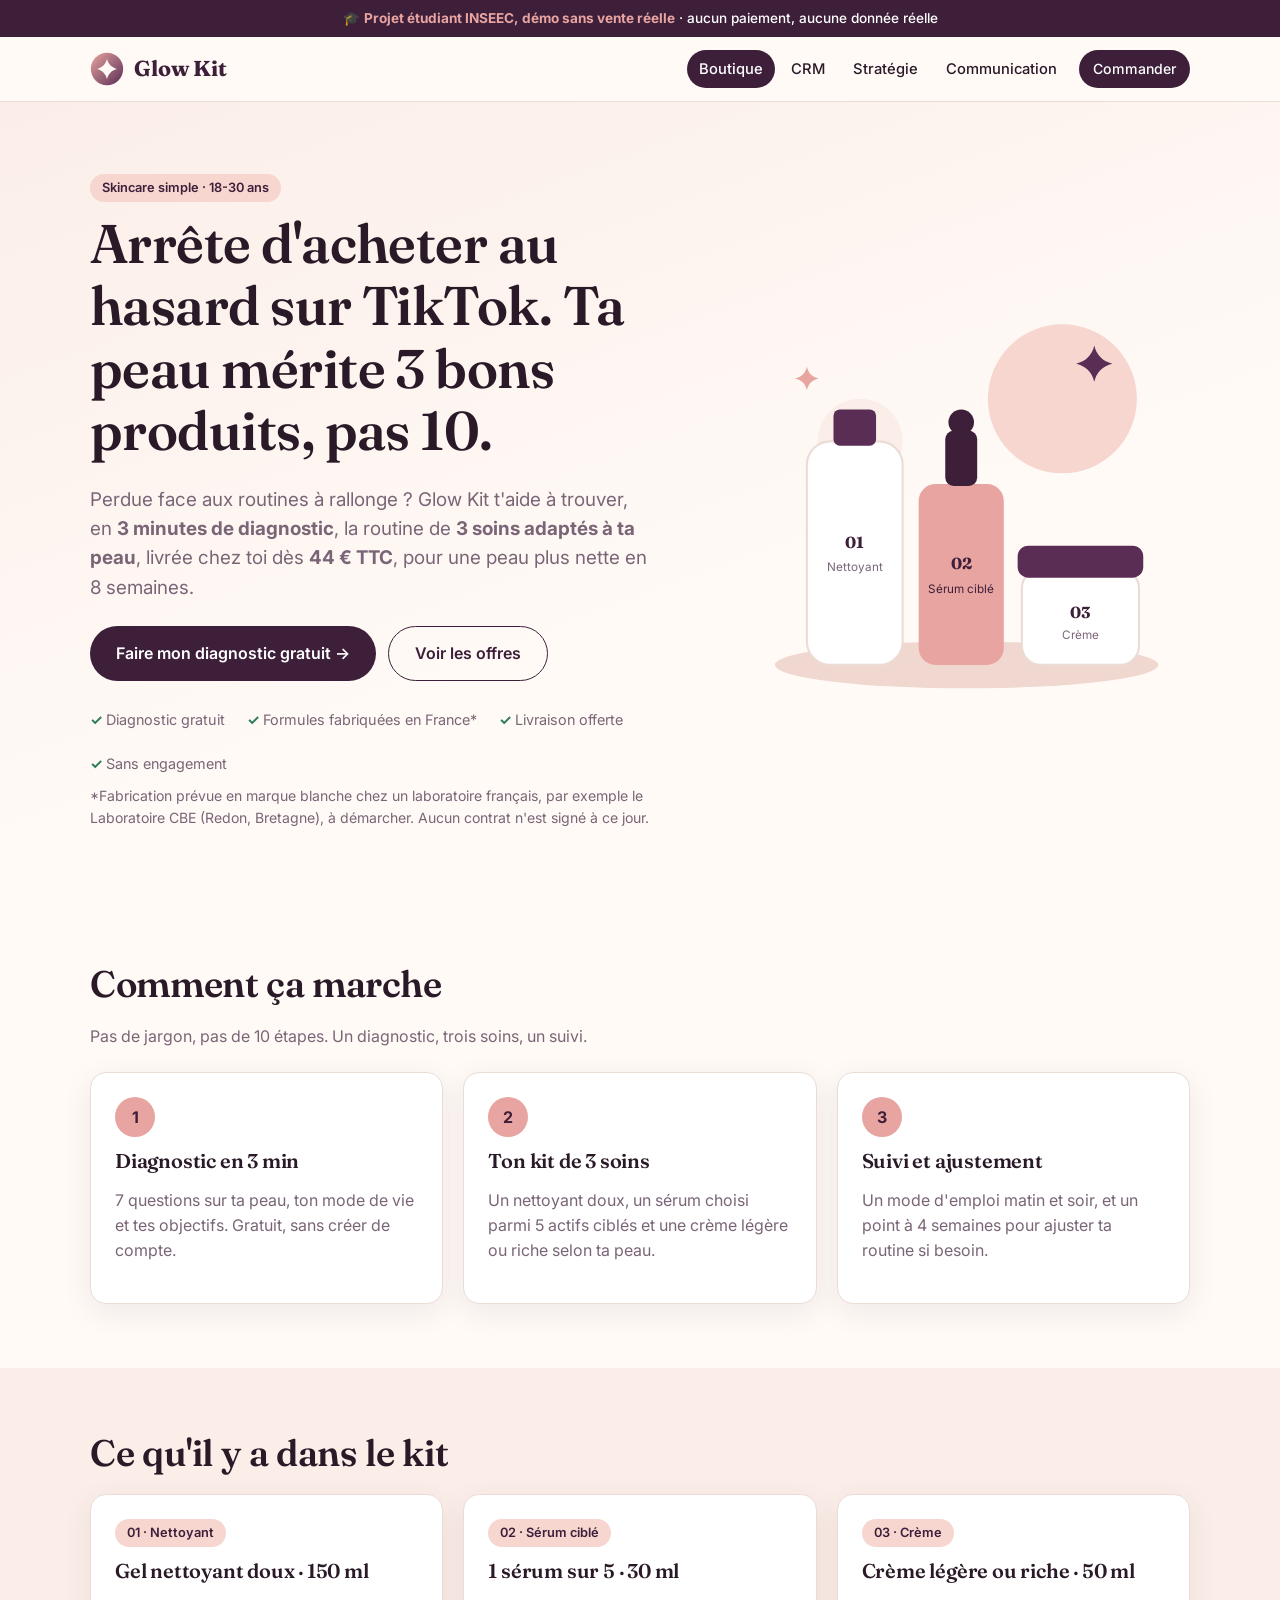
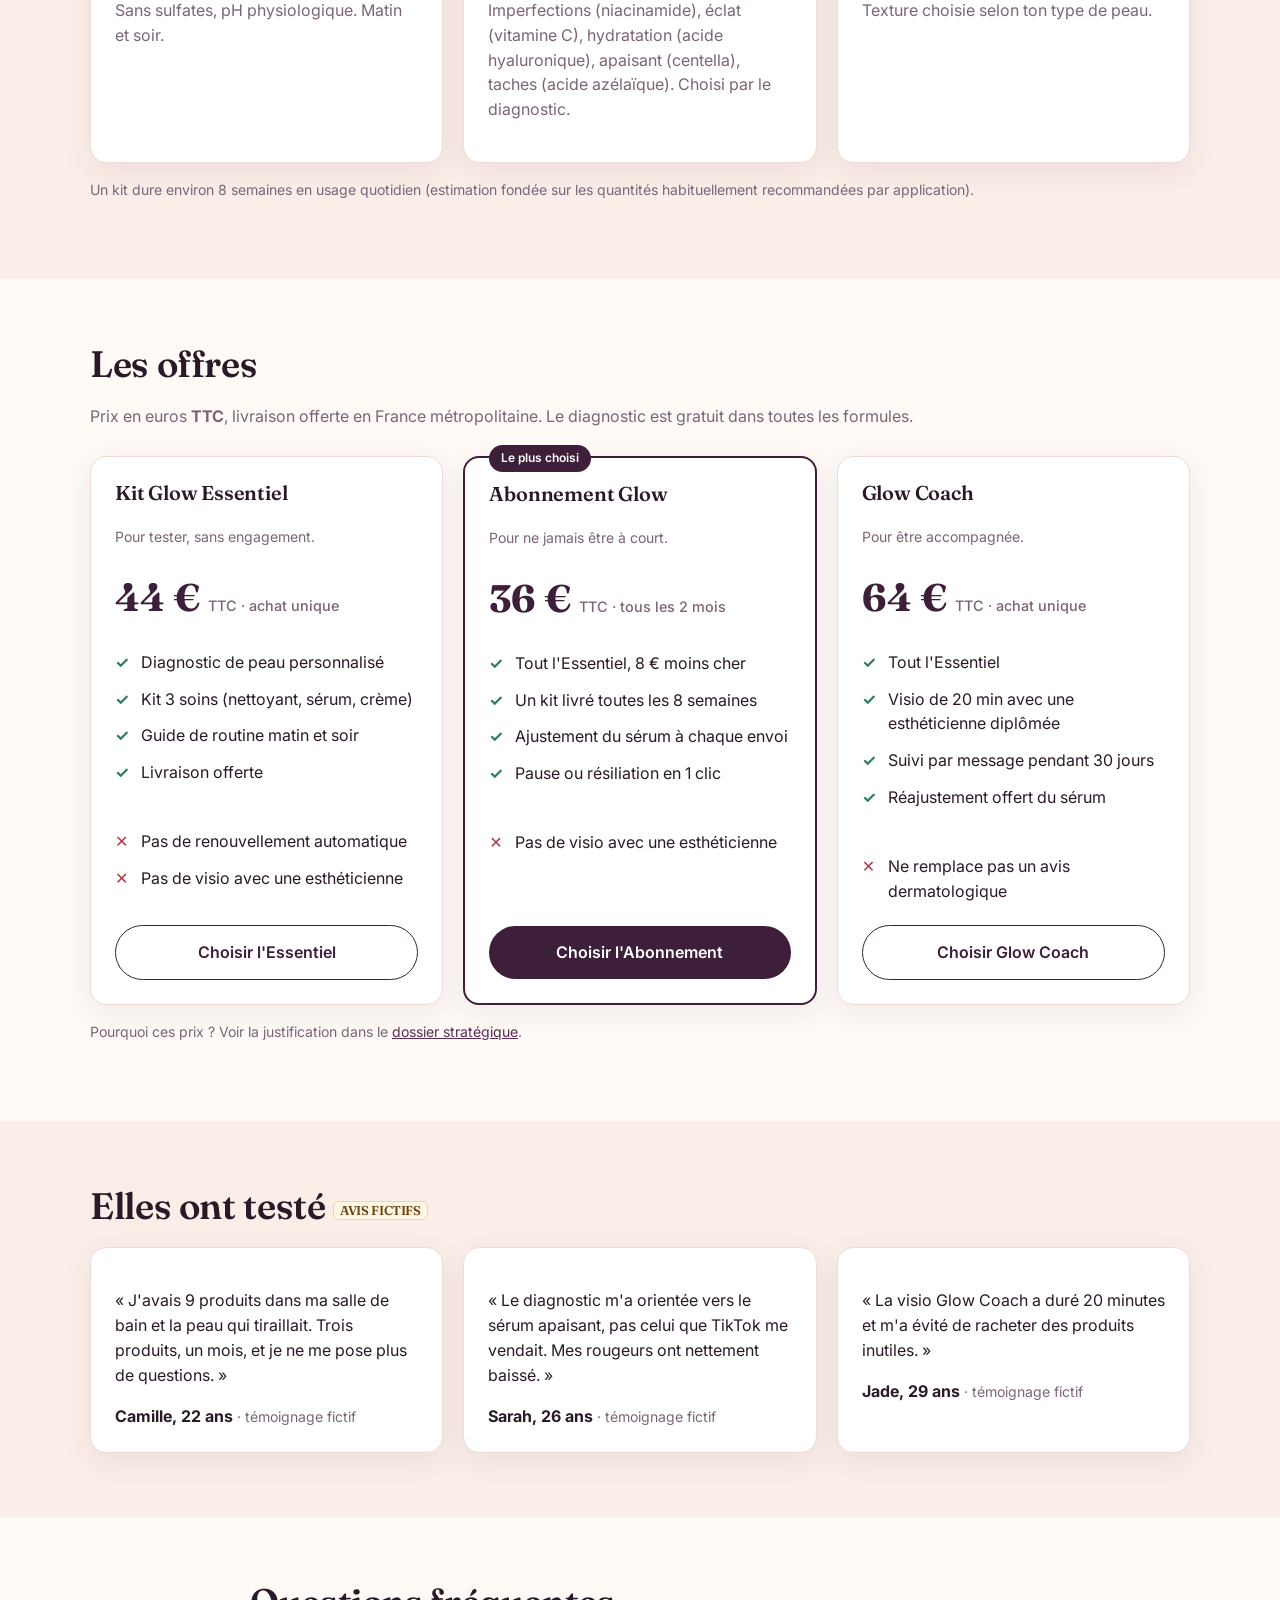
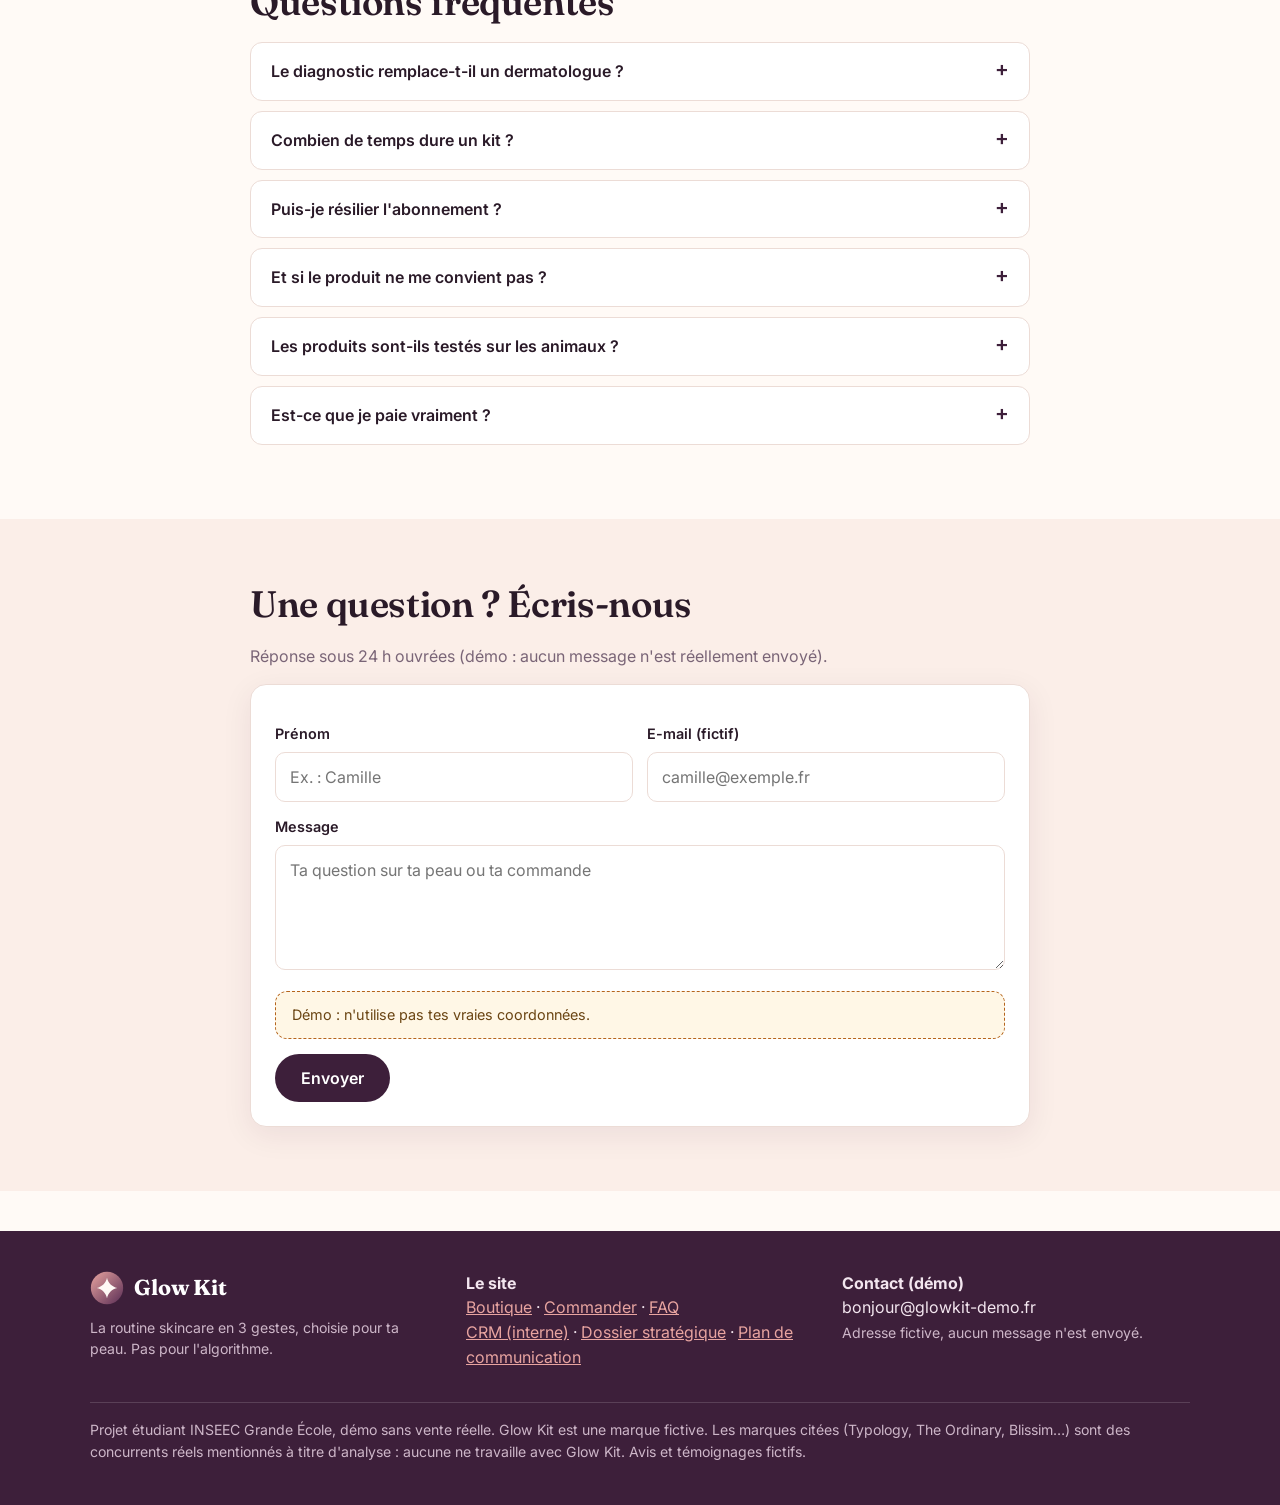
<file: index.html>
<!doctype html>
<html lang="fr">
<head>
<meta charset="utf-8">
<meta name="viewport" content="width=device-width,initial-scale=1">
<title>Glow Kit · Ta routine skincare en 3 gestes</title>
<meta name="description" content="Glow Kit : un diagnostic de peau de 3 minutes et un kit de 3 soins adaptés, livré chez toi. Projet étudiant INSEEC, démo sans vente réelle.">
<link rel="icon" href="data:image/svg+xml,%3Csvg xmlns='http://www.w3.org/2000/svg' viewBox='0 0 40 40'%3E%3Ccircle cx='20' cy='20' r='19' fill='%235a2d55'/%3E%3Cpath d='M20 8c1.4 6.2 5.8 10.6 12 12-6.2 1.4-10.6 5.8-12 12-1.4-6.2-5.8-10.6-12-12 6.2-1.4 10.6-5.8 12-12z' fill='%23fffaf6'/%3E%3C/svg%3E">
<link rel="preconnect" href="https://fonts.googleapis.com"><link rel="preconnect" href="https://fonts.gstatic.com" crossorigin>
<link href="https://fonts.googleapis.com/css2?family=Fraunces:wght@500;600;700&family=Inter:wght@400;500;600;700&display=swap" rel="stylesheet">
<link rel="stylesheet" href="assets/style.css">
</head>
<body data-page="vente">

<section class="hero">
  <div class="wrap">
    <div>
      <span class="tag">Skincare simple · 18-30 ans</span>
      <h1>Arrête d'acheter au hasard sur TikTok. Ta peau mérite 3 bons produits, pas 10.</h1>
      <p class="lead">Perdue face aux routines à rallonge ? Glow Kit t'aide à trouver, en <b>3 minutes de diagnostic</b>, la routine de <b>3 soins adaptés à ta peau</b>, livrée chez toi dès <b>44 € TTC</b>, pour une peau plus nette en 8 semaines.</p>
      <div class="cta">
        <a href="commande.html" class="btn">Faire mon diagnostic gratuit →</a>
        <a href="#offres" class="btn ghost">Voir les offres</a>
      </div>
      <div class="trust"><span>Diagnostic gratuit</span><span>Formules fabriquées en France*</span><span>Livraison offerte</span><span>Sans engagement</span></div>
      <p class="small muted" style="margin-top:10px">*Fabrication prévue en marque blanche chez un laboratoire français, par exemple le Laboratoire CBE (Redon, Bretagne), à démarcher. Aucun contrat n'est signé à ce jour.</p>
    </div>
    <div class="hero-visual">
      <svg viewBox="0 0 420 380" role="img" aria-label="Les trois produits du Glow Kit">
        <ellipse cx="210" cy="340" rx="180" ry="22" fill="#f0d7cf"/>
        <circle cx="300" cy="90" r="70" fill="#f6d6cf"/>
        <circle cx="110" cy="130" r="40" fill="#fbeee8"/>
        <!-- nettoyant -->
        <rect x="60" y="130" width="90" height="210" rx="22" fill="#fff" stroke="#ecdcd6" stroke-width="2"/>
        <rect x="85" y="100" width="40" height="34" rx="6" fill="#5a2d55"/>
        <text x="105" y="230" text-anchor="middle" font-family="Fraunces,serif" font-size="15" font-weight="700" fill="#3d1f3a">01</text>
        <text x="105" y="252" text-anchor="middle" font-family="Inter,sans-serif" font-size="11" fill="#7a6577">Nettoyant</text>
        <!-- sérum -->
        <rect x="165" y="170" width="80" height="170" rx="16" fill="#e8a4a0"/>
        <rect x="190" y="120" width="30" height="52" rx="8" fill="#3d1f3a"/>
        <circle cx="205" cy="112" r="12" fill="#3d1f3a"/>
        <text x="205" y="250" text-anchor="middle" font-family="Fraunces,serif" font-size="15" font-weight="700" fill="#3d1f3a">02</text>
        <text x="205" y="272" text-anchor="middle" font-family="Inter,sans-serif" font-size="11" fill="#3d1f3a">Sérum ciblé</text>
        <!-- crème -->
        <rect x="262" y="250" width="110" height="90" rx="18" fill="#fff" stroke="#ecdcd6" stroke-width="2"/>
        <rect x="258" y="228" width="118" height="30" rx="10" fill="#5a2d55"/>
        <text x="317" y="296" text-anchor="middle" font-family="Fraunces,serif" font-size="15" font-weight="700" fill="#3d1f3a">03</text>
        <text x="317" y="316" text-anchor="middle" font-family="Inter,sans-serif" font-size="11" fill="#7a6577">Crème</text>
        <path d="M330 40c2 9 8 15 17 17-9 2-15 8-17 17-2-9-8-15-17-17 9-2 15-8 17-17z" fill="#5a2d55"/>
        <path d="M60 60c1.3 6 5 9.7 11 11-6 1.3-9.7 5-11 11-1.3-6-5-9.7-11-11 6-1.3 9.7-5 11-11z" fill="#e8a4a0"/>
      </svg>
    </div>
  </div>
</section>

<section>
  <div class="wrap">
    <h2>Comment ça marche</h2>
    <p class="muted" style="max-width:640px">Pas de jargon, pas de 10 étapes. Un diagnostic, trois soins, un suivi.</p>
    <div class="grid g3" style="margin-top:24px">
      <div class="card"><div class="step-n">1</div><h3>Diagnostic en 3 min</h3><p class="muted">7 questions sur ta peau, ton mode de vie et tes objectifs. Gratuit, sans créer de compte.</p></div>
      <div class="card"><div class="step-n">2</div><h3>Ton kit de 3 soins</h3><p class="muted">Un nettoyant doux, un sérum choisi parmi 5 actifs ciblés et une crème légère ou riche selon ta peau.</p></div>
      <div class="card"><div class="step-n">3</div><h3>Suivi et ajustement</h3><p class="muted">Un mode d'emploi matin et soir, et un point à 4 semaines pour ajuster ta routine si besoin.</p></div>
    </div>
  </div>
</section>

<section style="background:var(--peach)">
  <div class="wrap">
    <h2>Ce qu'il y a dans le kit</h2>
    <div class="grid g3" style="margin-top:20px">
      <div class="card"><span class="tag">01 · Nettoyant</span><h3 style="margin-top:12px">Gel nettoyant doux · 150 ml</h3><p class="muted">Sans sulfates, pH physiologique. Matin et soir.</p></div>
      <div class="card"><span class="tag">02 · Sérum ciblé</span><h3 style="margin-top:12px">1 sérum sur 5 · 30 ml</h3><p class="muted">Imperfections (niacinamide), éclat (vitamine C), hydratation (acide hyaluronique), apaisant (centella), taches (acide azélaïque). Choisi par le diagnostic.</p></div>
      <div class="card"><span class="tag">03 · Crème</span><h3 style="margin-top:12px">Crème légère ou riche · 50 ml</h3><p class="muted">Texture choisie selon ton type de peau.</p></div>
    </div>
    <p class="small muted" style="margin-top:16px">Un kit dure environ 8 semaines en usage quotidien (estimation fondée sur les quantités habituellement recommandées par application).</p>
  </div>
</section>

<section id="offres">
  <div class="wrap">
    <h2>Les offres</h2>
    <p class="muted">Prix en euros <b>TTC</b>, livraison offerte en France métropolitaine. Le diagnostic est gratuit dans toutes les formules.</p>
    <div class="grid g3" style="margin-top:28px">
      <div class="card price-card">
        <h3>Kit Glow Essentiel</h3>
        <p class="muted small">Pour tester, sans engagement.</p>
        <p class="price">44 € <small>TTC · achat unique</small></p>
        <ul class="list"><li>Diagnostic de peau personnalisé</li><li>Kit 3 soins (nettoyant, sérum, crème)</li><li>Guide de routine matin et soir</li><li>Livraison offerte</li></ul>
        <ul class="list no"><li>Pas de renouvellement automatique</li><li>Pas de visio avec une esthéticienne</li></ul>
        <a href="commande.html?offre=essentiel" class="btn ghost">Choisir l'Essentiel</a>
      </div>
      <div class="card price-card featured">
        <h3>Abonnement Glow</h3>
        <p class="muted small">Pour ne jamais être à court.</p>
        <p class="price">36 € <small>TTC · tous les 2 mois</small></p>
        <ul class="list"><li>Tout l'Essentiel, 8 € moins cher</li><li>Un kit livré toutes les 8 semaines</li><li>Ajustement du sérum à chaque envoi</li><li>Pause ou résiliation en 1 clic</li></ul>
        <ul class="list no"><li>Pas de visio avec une esthéticienne</li></ul>
        <a href="commande.html?offre=abonnement" class="btn">Choisir l'Abonnement</a>
      </div>
      <div class="card price-card">
        <h3>Glow Coach</h3>
        <p class="muted small">Pour être accompagnée.</p>
        <p class="price">64 € <small>TTC · achat unique</small></p>
        <ul class="list"><li>Tout l'Essentiel</li><li>Visio de 20 min avec une esthéticienne diplômée</li><li>Suivi par message pendant 30 jours</li><li>Réajustement offert du sérum</li></ul>
        <ul class="list no"><li>Ne remplace pas un avis dermatologique</li></ul>
        <a href="commande.html?offre=coach" class="btn ghost">Choisir Glow Coach</a>
      </div>
    </div>
    <p class="small muted" style="margin-top:16px">Pourquoi ces prix ? Voir la justification dans le <a href="strategie.html#prix">dossier stratégique</a>.</p>
  </div>
</section>

<section style="background:var(--peach)">
  <div class="wrap">
    <h2>Elles ont testé <span class="est" style="font-size:.8rem">AVIS FICTIFS</span></h2>
    <div class="grid g3" style="margin-top:20px">
      <div class="card"><p>« J'avais 9 produits dans ma salle de bain et la peau qui tiraillait. Trois produits, un mois, et je ne me pose plus de questions. »</p><b>Camille, 22 ans</b> <span class="small muted">· témoignage fictif</span></div>
      <div class="card"><p>« Le diagnostic m'a orientée vers le sérum apaisant, pas celui que TikTok me vendait. Mes rougeurs ont nettement baissé. »</p><b>Sarah, 26 ans</b> <span class="small muted">· témoignage fictif</span></div>
      <div class="card"><p>« La visio Glow Coach a duré 20 minutes et m'a évité de racheter des produits inutiles. »</p><b>Jade, 29 ans</b> <span class="small muted">· témoignage fictif</span></div>
    </div>
  </div>
</section>

<section id="faq">
  <div class="wrap" style="max-width:820px">
    <h2>Questions fréquentes</h2>
    <details><summary>Le diagnostic remplace-t-il un dermatologue ?</summary><p>Non. Glow Kit s'adresse aux peaux sans pathologie. En cas d'acné sévère, d'eczéma ou de rosacée, le diagnostic te recommande de consulter un dermatologue.</p></details>
    <details><summary>Combien de temps dure un kit ?</summary><p>Environ 8 semaines en usage matin et soir. C'est pour cela que l'abonnement est livré toutes les 8 semaines.</p></details>
    <details><summary>Puis-je résilier l'abonnement ?</summary><p>Oui, à tout moment et sans frais, depuis ton espace ou par mail. Tu peux aussi mettre ton abonnement en pause.</p></details>
    <details><summary>Et si le produit ne me convient pas ?</summary><p>Nous remplaçons gratuitement le sérum une fois si ta peau ne le tolère pas dans les 30 jours.</p></details>
    <details><summary>Les produits sont-ils testés sur les animaux ?</summary><p>Non. L'expérimentation animale est interdite pour les cosmétiques vendus dans l'Union européenne.</p></details>
    <details><summary>Est-ce que je paie vraiment ?</summary><p>Non : ce site est un projet étudiant INSEEC. Le paiement est simulé et aucune carte n'est débitée. N'entre aucune donnée réelle.</p></details>
  </div>
</section>

<section style="background:var(--peach)" id="contact">
  <div class="wrap" style="max-width:820px">
    <h2>Une question ? Écris-nous</h2>
    <p class="muted">Réponse sous 24 h ouvrées (démo : aucun message n'est réellement envoyé).</p>
    <form id="contactForm" class="card">
      <div class="row"><div><label for="cName">Prénom</label><input id="cName" required placeholder="Ex. : Camille"></div>
      <div><label for="cMail">E-mail (fictif)</label><input id="cMail" type="email" required placeholder="camille@exemple.fr"></div></div>
      <label for="cMsg">Message</label><textarea id="cMsg" rows="4" required placeholder="Ta question sur ta peau ou ta commande"></textarea>
      <p class="notice" style="margin-top:14px">Démo : n'utilise pas tes vraies coordonnées.</p>
      <button class="btn" type="submit">Envoyer</button>
      <p id="contactOk" class="hidden" style="color:var(--ok);font-weight:600;margin-top:12px">Merci ! Ton message (fictif) a bien été pris en compte et transmis au CRM.</p>
    </form>
  </div>
</section>

<script src="assets/common.js"></script>
<script>
document.getElementById("contactForm").addEventListener("submit", e => {
  e.preventDefault();
  GK.saveOrder({ id: "L" + Date.now(), type: "lead", name: document.getElementById("cName").value, email: document.getElementById("cMail").value, message: document.getElementById("cMsg").value, date: new Date().toISOString() });
  document.getElementById("contactOk").classList.remove("hidden");
  e.target.reset();
});
</script>
</body>
</html>
</file>
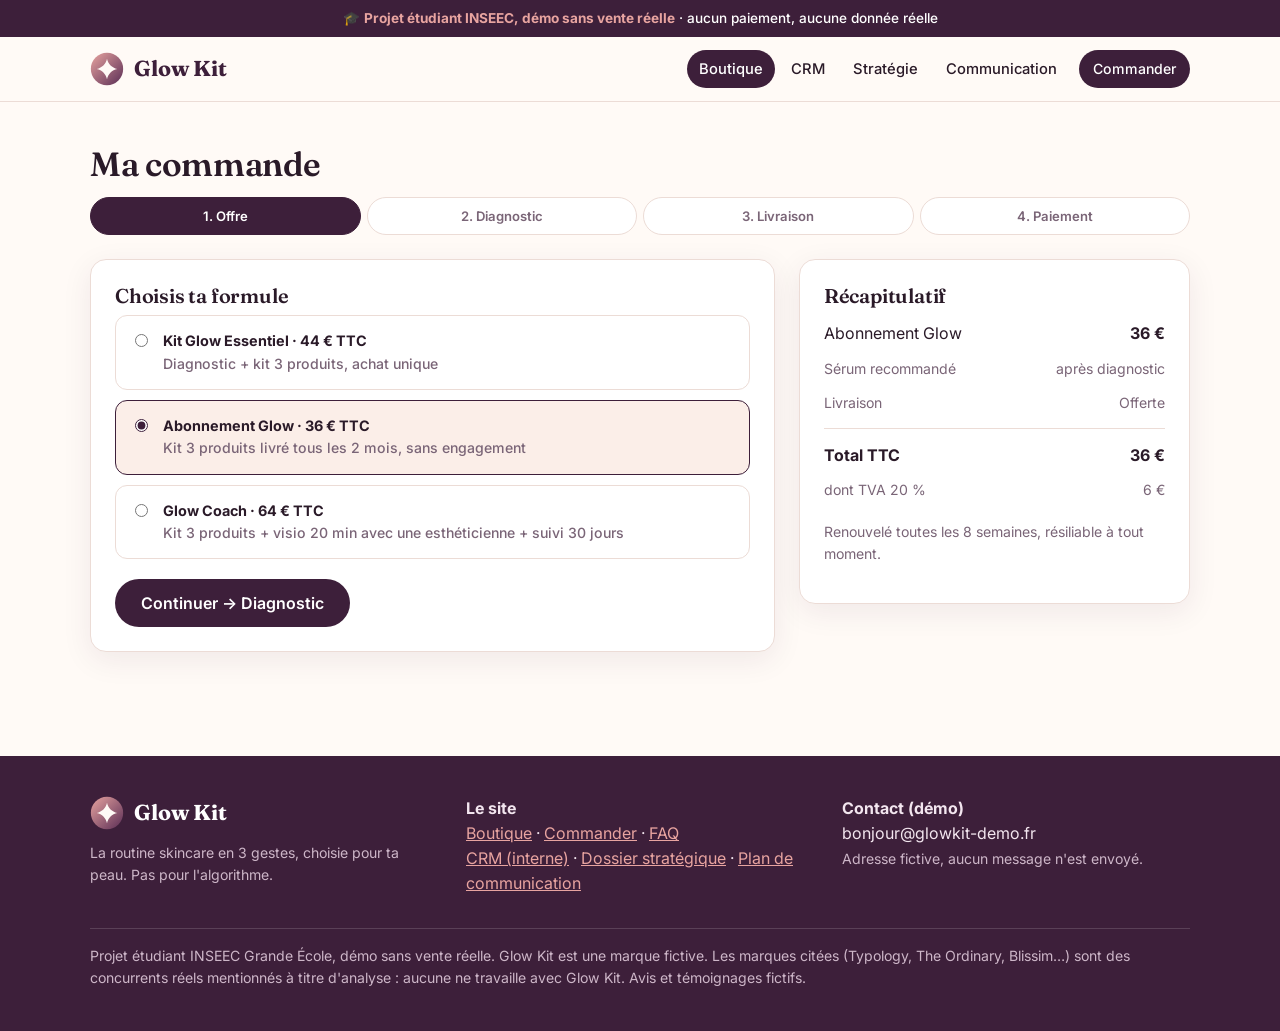
<file: commande.html>
<!doctype html>
<html lang="fr">
<head>
<meta charset="utf-8">
<meta name="viewport" content="width=device-width,initial-scale=1">
<title>Commander · Glow Kit</title>
<link rel="icon" href="data:image/svg+xml,%3Csvg xmlns='http://www.w3.org/2000/svg' viewBox='0 0 40 40'%3E%3Ccircle cx='20' cy='20' r='19' fill='%235a2d55'/%3E%3Cpath d='M20 8c1.4 6.2 5.8 10.6 12 12-6.2 1.4-10.6 5.8-12 12-1.4-6.2-5.8-10.6-12-12 6.2-1.4 10.6-5.8 12-12z' fill='%23fffaf6'/%3E%3C/svg%3E">
<link rel="preconnect" href="https://fonts.googleapis.com"><link rel="preconnect" href="https://fonts.gstatic.com" crossorigin>
<link href="https://fonts.googleapis.com/css2?family=Fraunces:wght@500;600;700&family=Inter:wght@400;500;600;700&display=swap" rel="stylesheet">
<link rel="stylesheet" href="assets/style.css">
<style>
.steps{display:flex;gap:6px;margin:0 0 24px;flex-wrap:wrap}
.steps span{flex:1;min-width:110px;text-align:center;padding:8px;border-radius:999px;background:#fff;border:1px solid var(--line);font-size:.82rem;font-weight:600;color:var(--muted)}
.steps span.on{background:var(--plum);color:#fff;border-color:var(--plum)}
.checkout{display:grid;grid-template-columns:1.4fr .8fr;gap:24px;align-items:start}
@media (max-width:820px){.checkout{grid-template-columns:1fr}}
.summary{position:sticky;top:84px}
.sumline{display:flex;justify-content:space-between;padding:6px 0}
.q{margin-bottom:18px}
.q > b{display:block;margin-bottom:8px}
.reco{background:var(--peach);border-radius:12px;padding:16px;margin-top:10px}
</style>
</head>
<body data-page="vente">

<section style="padding-top:36px">
  <div class="wrap">
    <h1 style="font-size:2.1rem">Ma commande</h1>
    <div class="steps"><span id="s1" class="on">1. Offre</span><span id="s2">2. Diagnostic</span><span id="s3">3. Livraison</span><span id="s4">4. Paiement</span></div>

    <div class="checkout">
      <div class="card">
        <!-- Étape 1 -->
        <div id="step1">
          <h3>Choisis ta formule</h3>
          <div class="choice" id="offerChoice"></div>
          <button class="btn" style="margin-top:20px" onclick="go(2)">Continuer → Diagnostic</button>
        </div>

        <!-- Étape 2 -->
        <div id="step2" class="hidden">
          <h3>Ton diagnostic de peau (gratuit)</h3>
          <p class="muted small">7 questions, environ 3 minutes. Ton sérum est choisi selon tes réponses.</p>
          <form id="diag"></form>
          <div id="recoBox" class="reco hidden"></div>
          <div style="display:flex;gap:10px;margin-top:20px;flex-wrap:wrap">
            <button class="btn ghost" onclick="go(1)">← Retour</button>
            <button class="btn" onclick="if(computeReco()) go(3)">Continuer → Livraison</button>
          </div>
        </div>

        <!-- Étape 3 -->
        <div id="step3" class="hidden">
          <h3>Livraison</h3>
          <p class="notice">Démo : utilise des coordonnées <b>fictives</b>. Rien n'est livré.</p>
          <form id="ship">
            <div class="row"><div><label for="fn">Prénom</label><input id="fn" required value="" placeholder="Ex. : Camille"></div><div><label for="ln">Nom</label><input id="ln" required placeholder="Ex. : Martin"></div></div>
            <div class="row"><div><label for="em">E-mail</label><input id="em" type="email" required placeholder="camille@exemple.fr"></div><div><label for="ci">Ville</label><input id="ci" required placeholder="Ex. : Bordeaux"></div></div>
            <label for="src">Comment nous as-tu connues ?</label>
            <select id="src"><option>Instagram</option><option>TikTok</option><option>LinkedIn</option><option>Partenaire (créatrice de contenu)</option><option>BDE / association étudiante</option><option>Salon / pop-up</option><option>Bouche-à-oreille</option></select>
            <button type="button" class="btn ghost sm" style="margin-top:14px" onclick="fillDemo()">Remplir avec un profil fictif</button>
          </form>
          <div style="display:flex;gap:10px;margin-top:20px;flex-wrap:wrap">
            <button class="btn ghost" onclick="go(2)">← Retour</button>
            <button class="btn" onclick="if(document.getElementById('ship').reportValidity()) go(4)">Continuer → Paiement</button>
          </div>
        </div>

        <!-- Étape 4 -->
        <div id="step4" class="hidden">
          <h3>Paiement simulé</h3>
          <p class="notice"><b>Aucun paiement réel.</b> Ce site est un projet étudiant INSEEC : aucune carte n'est demandée ni débitée.</p>
          <div class="choice" style="margin-top:14px">
            <label><input type="radio" name="pay" value="Carte bancaire (simulée)" checked> Carte bancaire <span class="muted small">(simulation, aucun numéro demandé)</span></label>
            <label><input type="radio" name="pay" value="Apple Pay (simulé)"> Apple Pay <span class="muted small">(simulation)</span></label>
            <label><input type="radio" name="pay" value="PayPal (simulé)"> PayPal <span class="muted small">(simulation)</span></label>
          </div>
          <label style="display:flex;gap:10px;font-weight:500;align-items:flex-start;margin-top:16px"><input type="checkbox" id="cgv" style="width:auto;margin-top:4px"> J'ai compris qu'il s'agit d'une démo et qu'aucune vente n'a lieu.</label>
          <div style="display:flex;gap:10px;margin-top:20px;flex-wrap:wrap">
            <button class="btn ghost" onclick="go(3)">← Retour</button>
            <button class="btn" id="payBtn" onclick="pay()">Payer (simulation)</button>
          </div>
          <p id="payMsg" class="hidden" style="margin-top:12px;font-weight:600;color:var(--plum)">Paiement simulé en cours…</p>
        </div>
      </div>

      <aside class="card summary">
        <h3>Récapitulatif</h3>
        <div class="sumline"><span id="sumName">—</span><b id="sumPrice">—</b></div>
        <div class="sumline small muted"><span>Sérum recommandé</span><span id="sumSerum">après diagnostic</span></div>
        <div class="sumline small muted"><span>Livraison</span><span>Offerte</span></div>
        <hr style="border:none;border-top:1px solid var(--line)">
        <div class="sumline"><b>Total TTC</b><b id="sumTotal">—</b></div>
        <div class="sumline small muted"><span>dont TVA 20 %</span><span id="sumTva">—</span></div>
        <p class="small muted" id="sumRec"></p>
      </aside>
    </div>
  </div>
</section>

<script src="assets/common.js"></script>
<script>
const params = new URLSearchParams(location.search);
let offer = GK.OFFERS[params.get("offre")] ? params.get("offre") : "abonnement";
let reco = null;

document.getElementById("offerChoice").innerHTML = Object.entries(GK.OFFERS).map(([k, o]) =>
  `<label><input type="radio" name="offer" value="${k}" ${k === offer ? "checked" : ""}><span><b>${o.name} · ${GK.euro(o.price)} TTC</b><br><span class="muted small">${o.desc}</span></span></label>`).join("");
document.querySelectorAll("input[name=offer]").forEach(r => r.addEventListener("change", e => { offer = e.target.value; updateSummary(); }));

const QUESTIONS = [
  { id: "type", q: "En fin de journée, ta peau est plutôt…", a: [["grasse", "Brillante sur tout le visage"], ["mixte", "Brillante sur la zone T seulement"], ["seche", "Qui tiraille"], ["normale", "Confortable"]] },
  { id: "souci", q: "Ce qui te gêne le plus aujourd'hui ?", a: [["imperfections", "Boutons, points noirs"], ["eclat", "Teint terne, fatigué"], ["deshydratation", "Peau qui tiraille, ridules de déshydratation"], ["rougeurs", "Rougeurs, peau réactive"], ["taches", "Marques, taches"]] },
  { id: "sensible", q: "Ta peau réagit-elle aux nouveaux produits ?", a: [["non", "Rarement"], ["parfois", "Parfois"], ["oui", "Souvent (picotements, rougeurs)"]] },
  { id: "age", q: "Ta tranche d'âge", a: [["18", "18-21 ans"], ["22", "22-25 ans"], ["26", "26-30 ans"], ["31", "Plus de 30 ans"]] },
  { id: "routine", q: "Combien de produits utilises-tu aujourd'hui ?", a: [["0", "0 à 1"], ["2", "2 à 3"], ["4", "4 à 6"], ["7", "7 ou plus"]] },
  { id: "soleil", q: "Tu es souvent exposée au soleil ou à la pollution ?", a: [["oui", "Oui, ville ou extérieur"], ["non", "Peu"]] },
  { id: "patho", q: "As-tu une affection de peau diagnostiquée (acné sévère, eczéma, rosacée) ?", a: [["non", "Non"], ["oui", "Oui"]] },
];
document.getElementById("diag").innerHTML = QUESTIONS.map((q, i) =>
  `<div class="q"><b>${i + 1}. ${q.q}</b><div class="choice">${q.a.map(([v, l]) => `<label><input type="radio" name="${q.id}" value="${v}" required> ${l}</label>`).join("")}</div></div>`).join("");

const SERUMS = {
  imperfections: "Sérum Imperfections · niacinamide 5 %",
  eclat: "Sérum Éclat · vitamine C",
  deshydratation: "Sérum Hydratation · acide hyaluronique",
  rougeurs: "Sérum Apaisant · centella asiatica",
  taches: "Sérum Anti-taches · acide azélaïque",
};
function computeReco() {
  const f = new FormData(document.getElementById("diag"));
  for (const q of QUESTIONS) if (!f.get(q.id)) { alert("Réponds à toutes les questions pour obtenir ta routine 🙂"); return false; }
  let s = f.get("souci");
  if (f.get("sensible") === "oui" && s !== "rougeurs") s = "rougeurs";
  const cream = (f.get("type") === "seche" || f.get("souci") === "deshydratation") ? "Crème riche" : "Crème légère";
  reco = { serum: SERUMS[s], cream, type: f.get("type") };
  const box = document.getElementById("recoBox");
  box.innerHTML = `<b>Ta routine Glow Kit :</b><br>01 Gel nettoyant doux · 02 ${reco.serum} · 03 ${cream}` +
    (f.get("patho") === "oui" ? `<p class="small" style="color:var(--bad);margin:.5em 0 0">Tu as indiqué une affection diagnostiquée : demande l'avis de ton dermatologue avant d'utiliser un nouveau soin.</p>` : "");
  box.classList.remove("hidden");
  updateSummary();
  return true;
}
function fillDemo() {
  const p = [["Lina", "Moreau", "Lyon"], ["Chloé", "Bernard", "Nantes"], ["Inès", "Lefèvre", "Paris"], ["Manon", "Girard", "Bordeaux"]][Math.floor(Math.random() * 4)];
  fn.value = p[0]; ln.value = p[1]; ci.value = p[2]; em.value = `${p[0].toLowerCase().normalize("NFD").replace(/[̀-ͯ]/g, "")}.demo@exemple.fr`;
}
function go(n) {
  for (let i = 1; i <= 4; i++) { document.getElementById("step" + i).classList.toggle("hidden", i !== n); document.getElementById("s" + i).classList.toggle("on", i <= n); }
  window.scrollTo({ top: 0, behavior: "smooth" });
}
function updateSummary() {
  const o = GK.OFFERS[offer];
  sumName.textContent = o.name; sumPrice.textContent = GK.euro(o.price); sumTotal.textContent = GK.euro(o.price);
  sumTva.textContent = GK.euro(Math.round(o.price / 1.2 * 0.2 * 100) / 100);
  sumSerum.textContent = reco ? reco.serum.split(" · ")[0] : "après diagnostic";
  sumRec.textContent = offer === "abonnement" ? "Renouvelé toutes les 8 semaines, résiliable à tout moment." : "";
}
function pay() {
  if (!document.getElementById("cgv").checked) { alert("Coche la case pour confirmer que tu as compris qu'il s'agit d'une démo."); return; }
  payBtn.disabled = true; payMsg.classList.remove("hidden");
  const o = GK.OFFERS[offer];
  const order = {
    id: "GK-" + Math.floor(100000 + Math.random() * 899999), type: "order", offerKey: offer, offer: o.name, amount: o.price,
    name: fn.value + " " + ln.value, email: em.value, city: ci.value, source: src.value,
    serum: reco ? reco.serum : "", cream: reco ? reco.cream : "",
    pay: document.querySelector("input[name=pay]:checked").value, date: new Date().toISOString(),
  };
  GK.saveOrder(order);
  try { sessionStorage.setItem("glowkit_last", JSON.stringify(order)); } catch (e) {}
  setTimeout(() => location.href = "confirmation.html?id=" + order.id, 1200);
}
updateSummary();
</script>
</body>
</html>
</file>
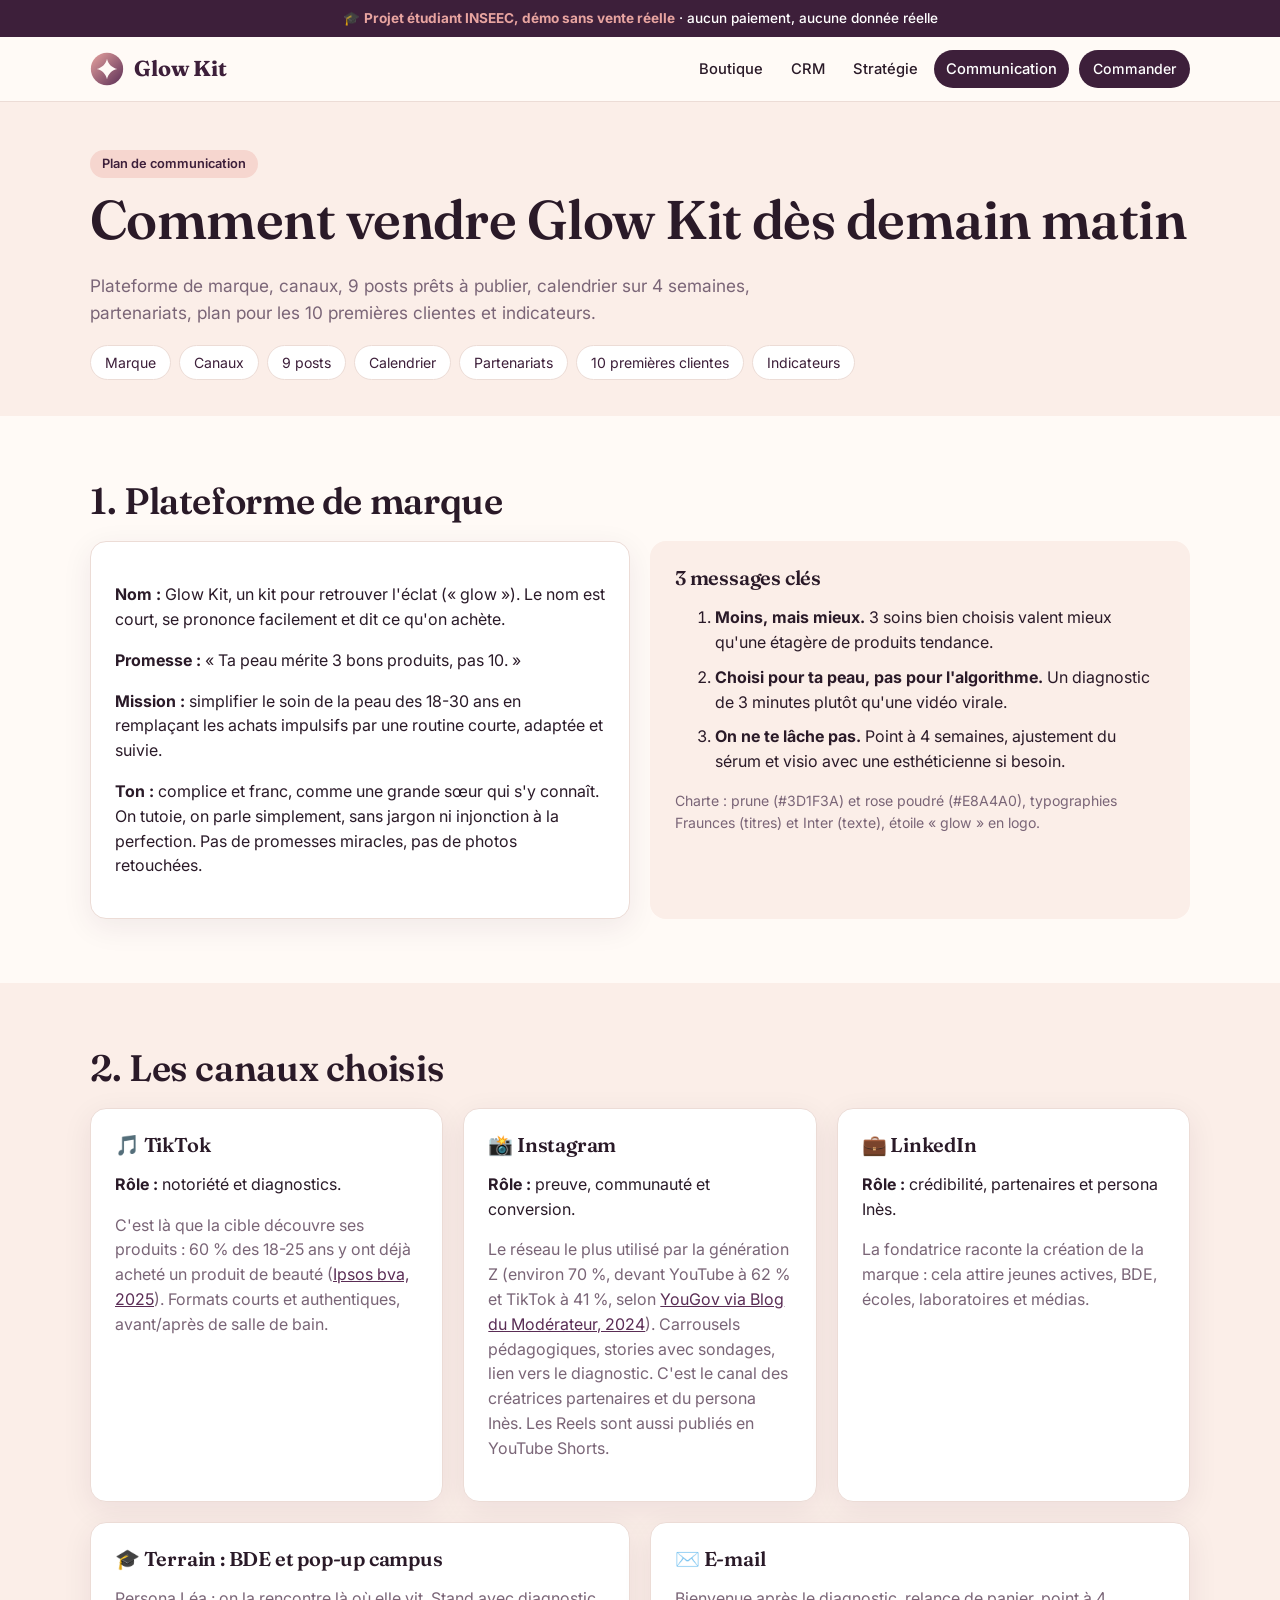
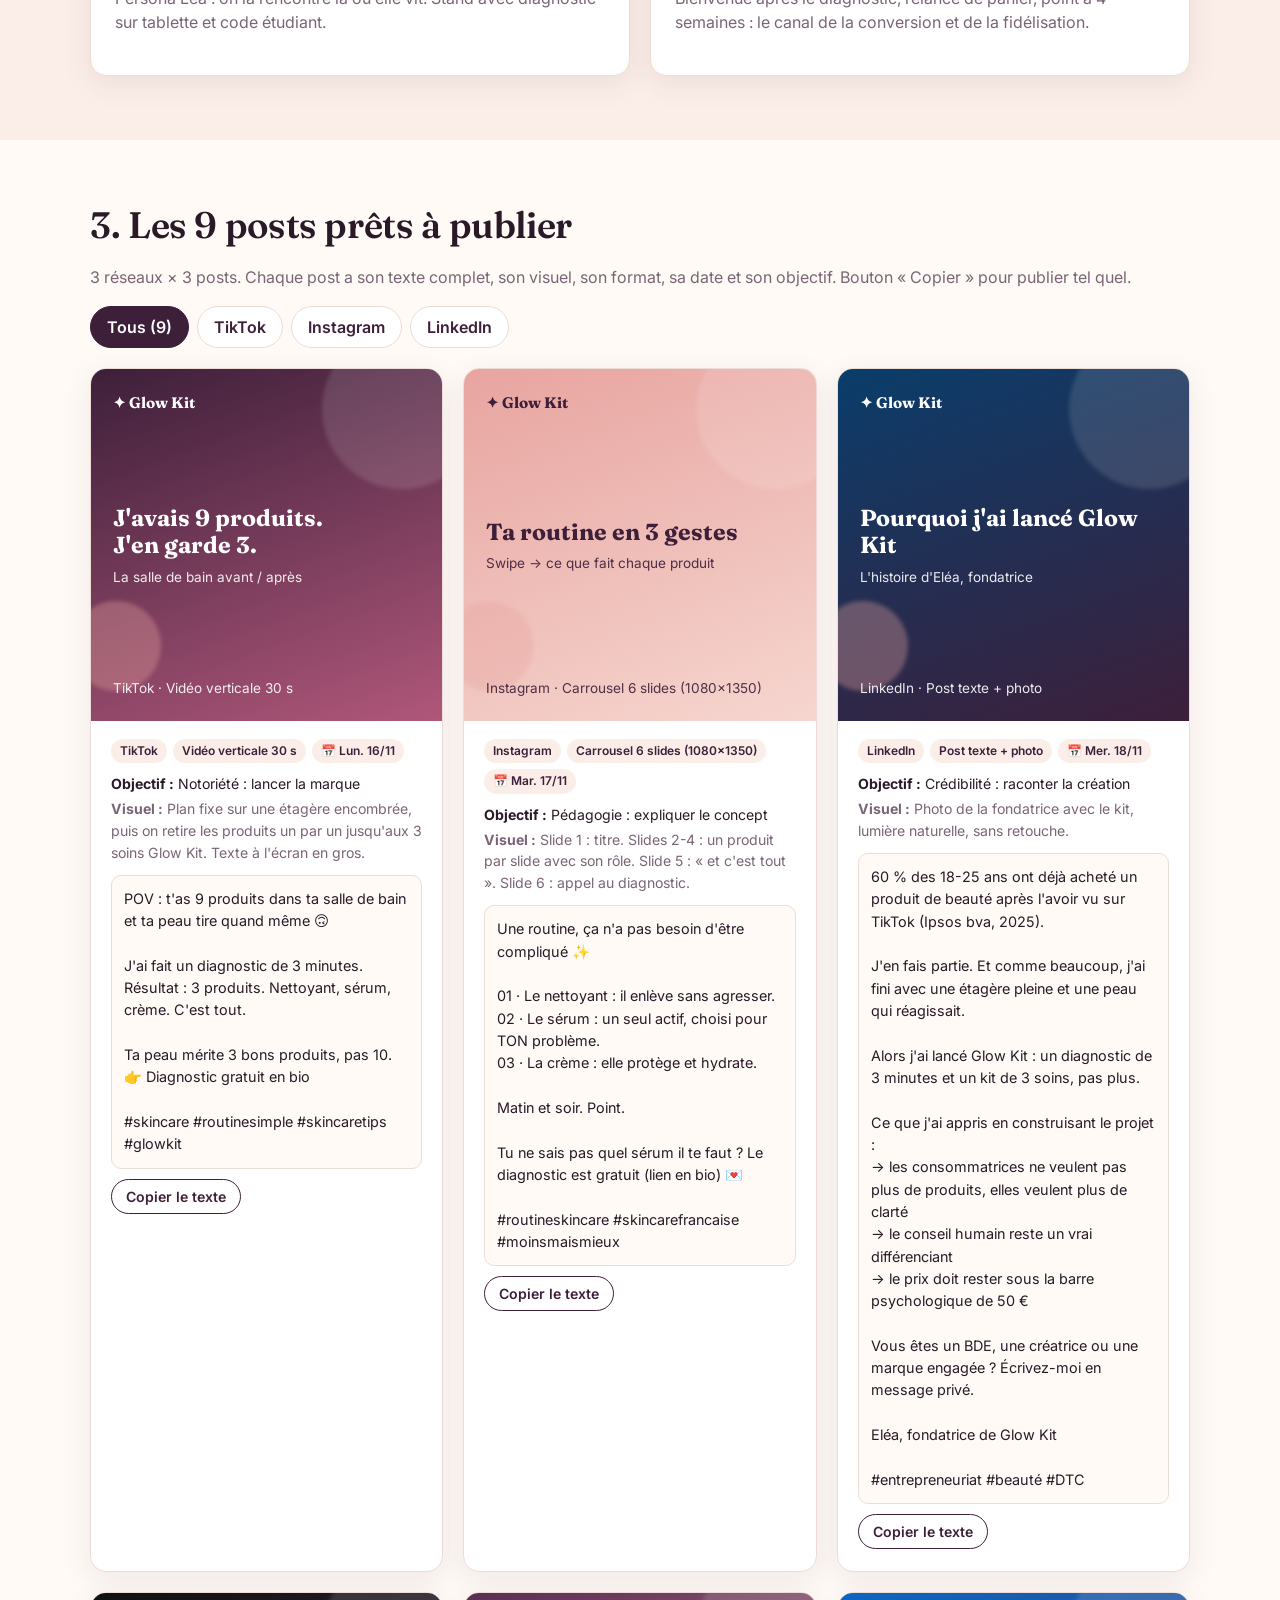
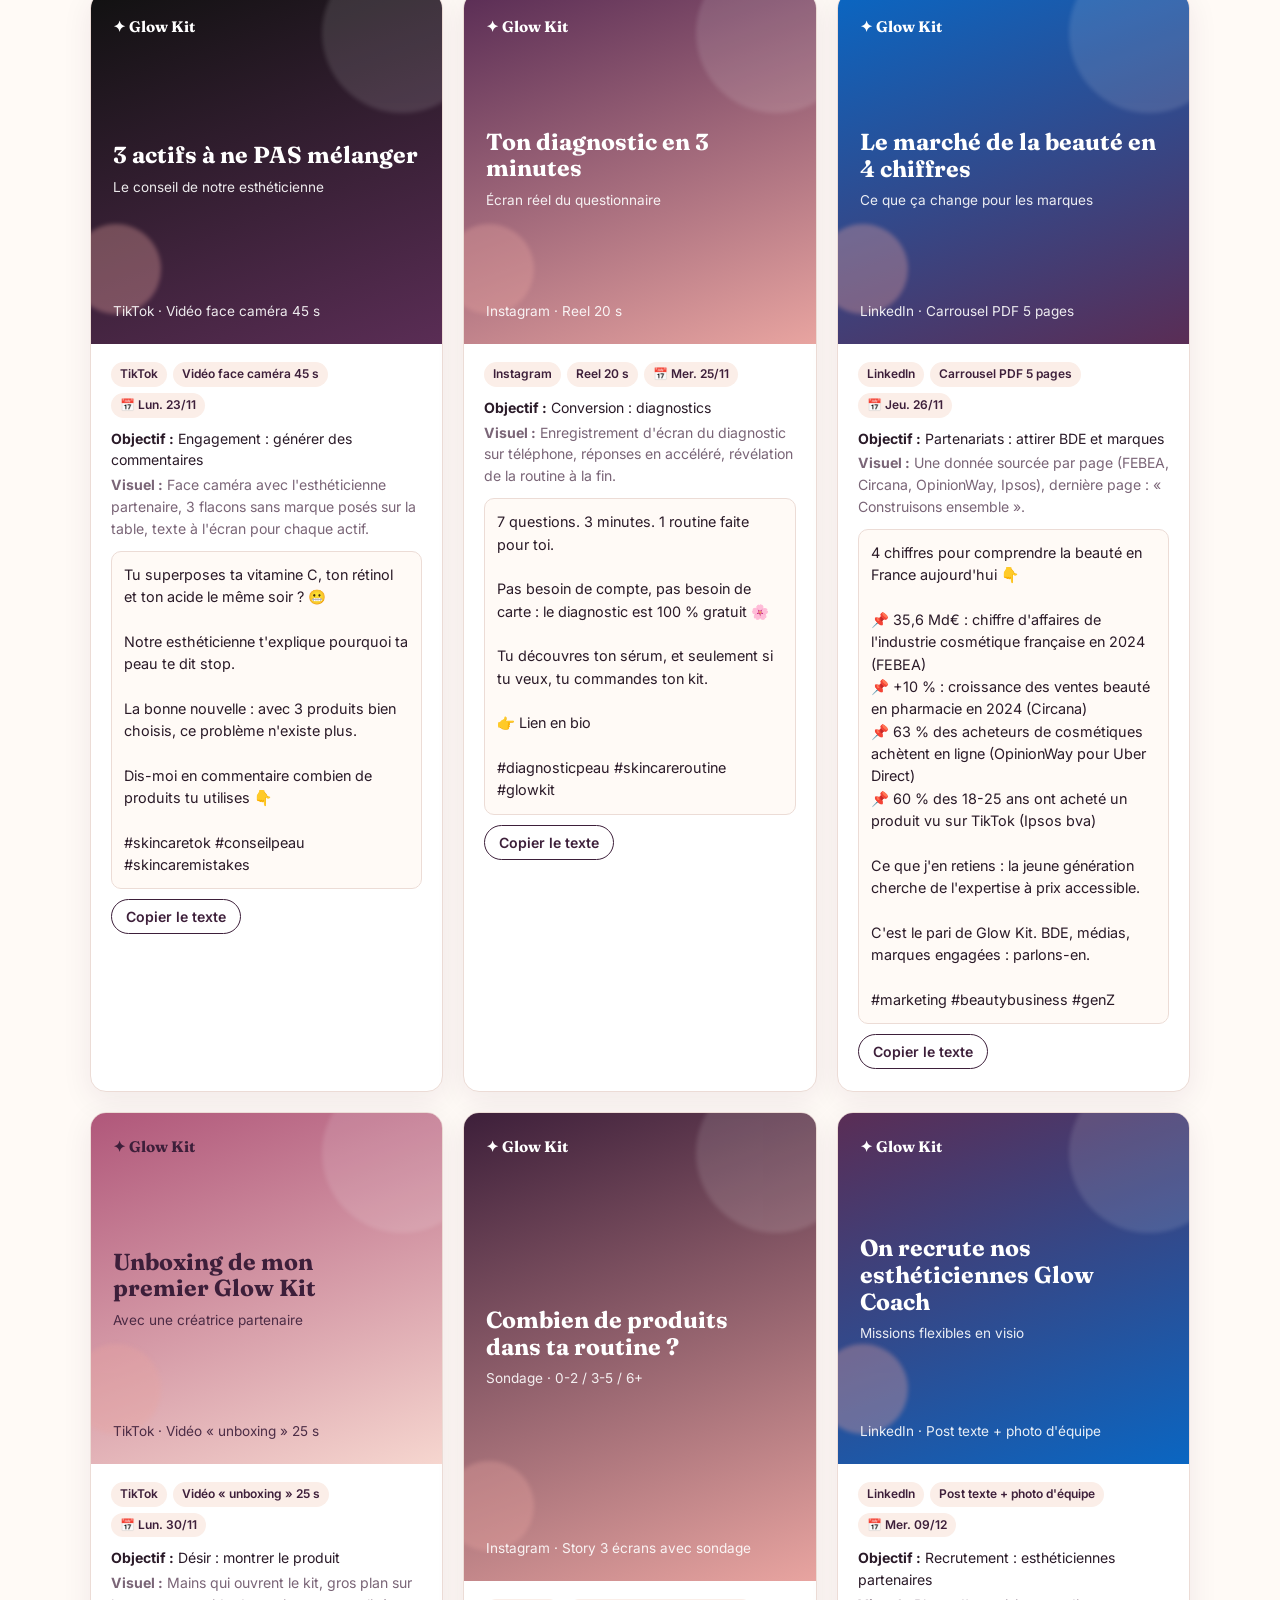
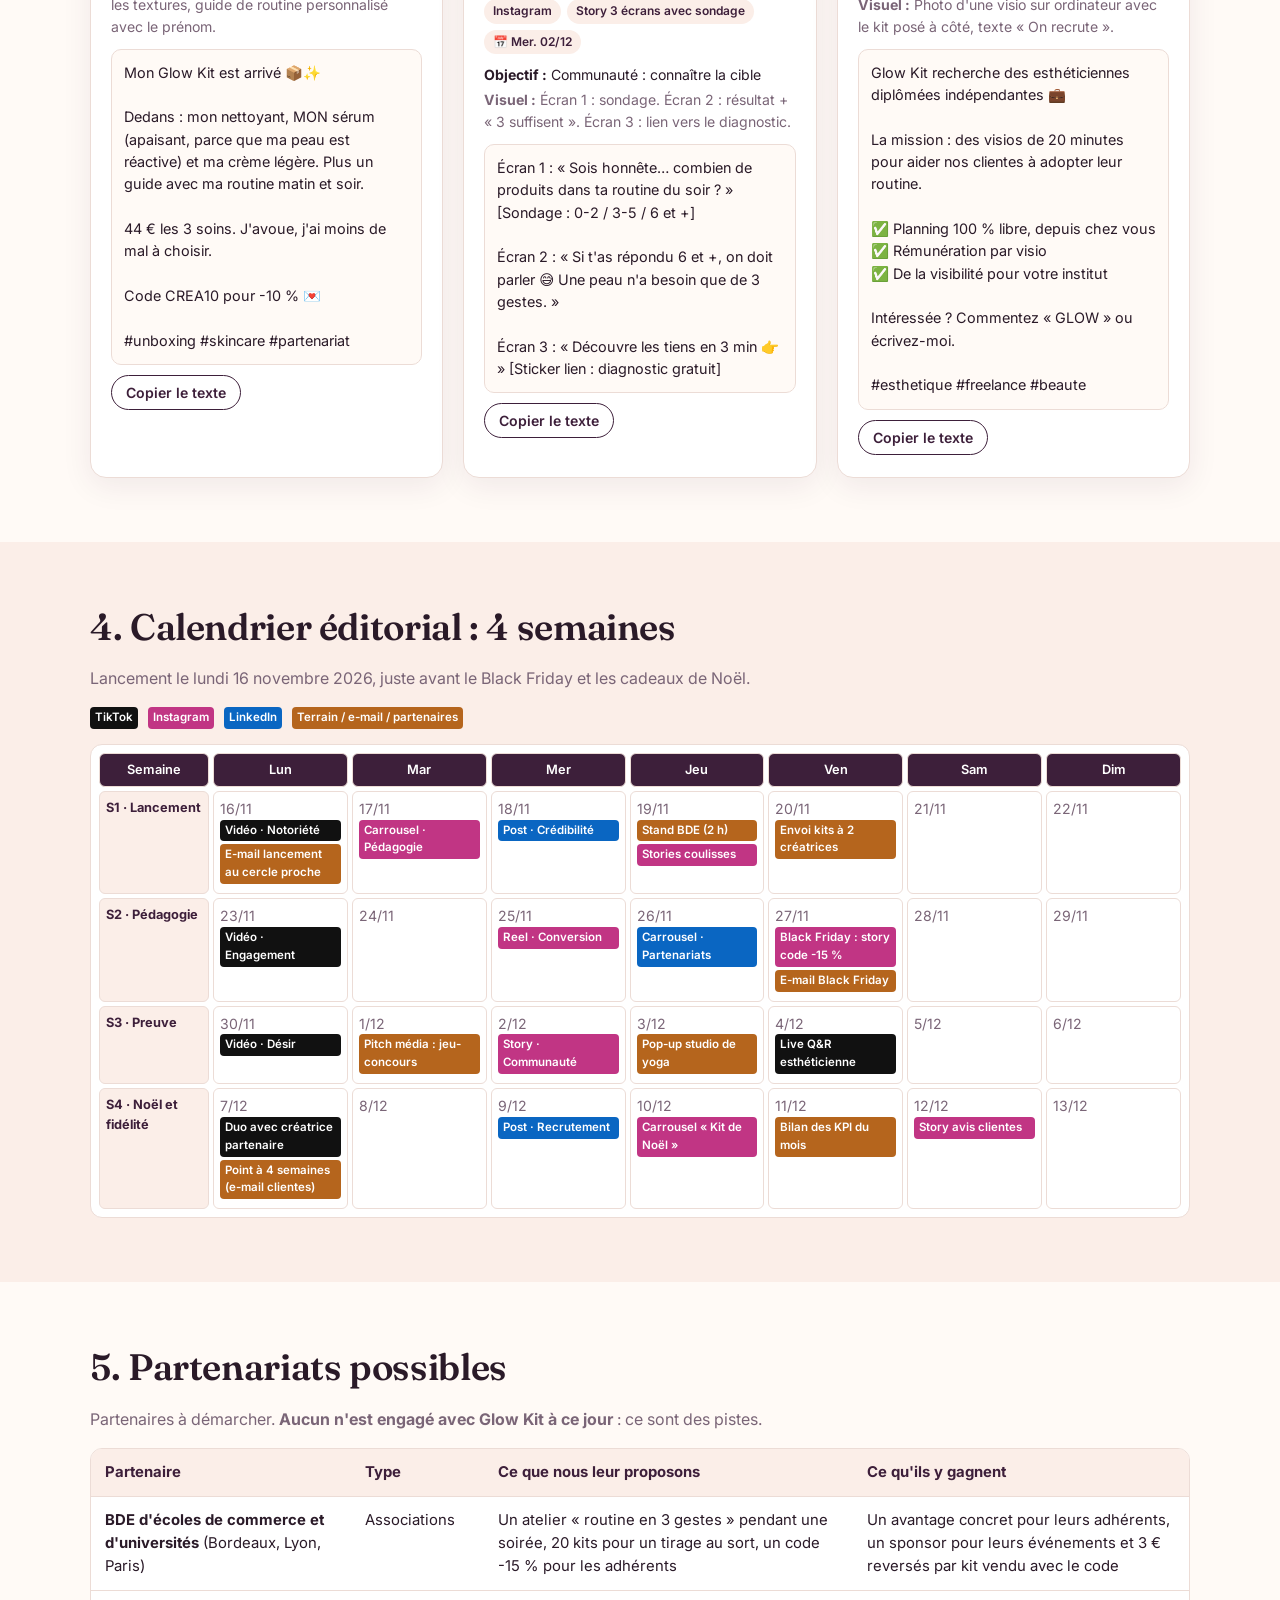
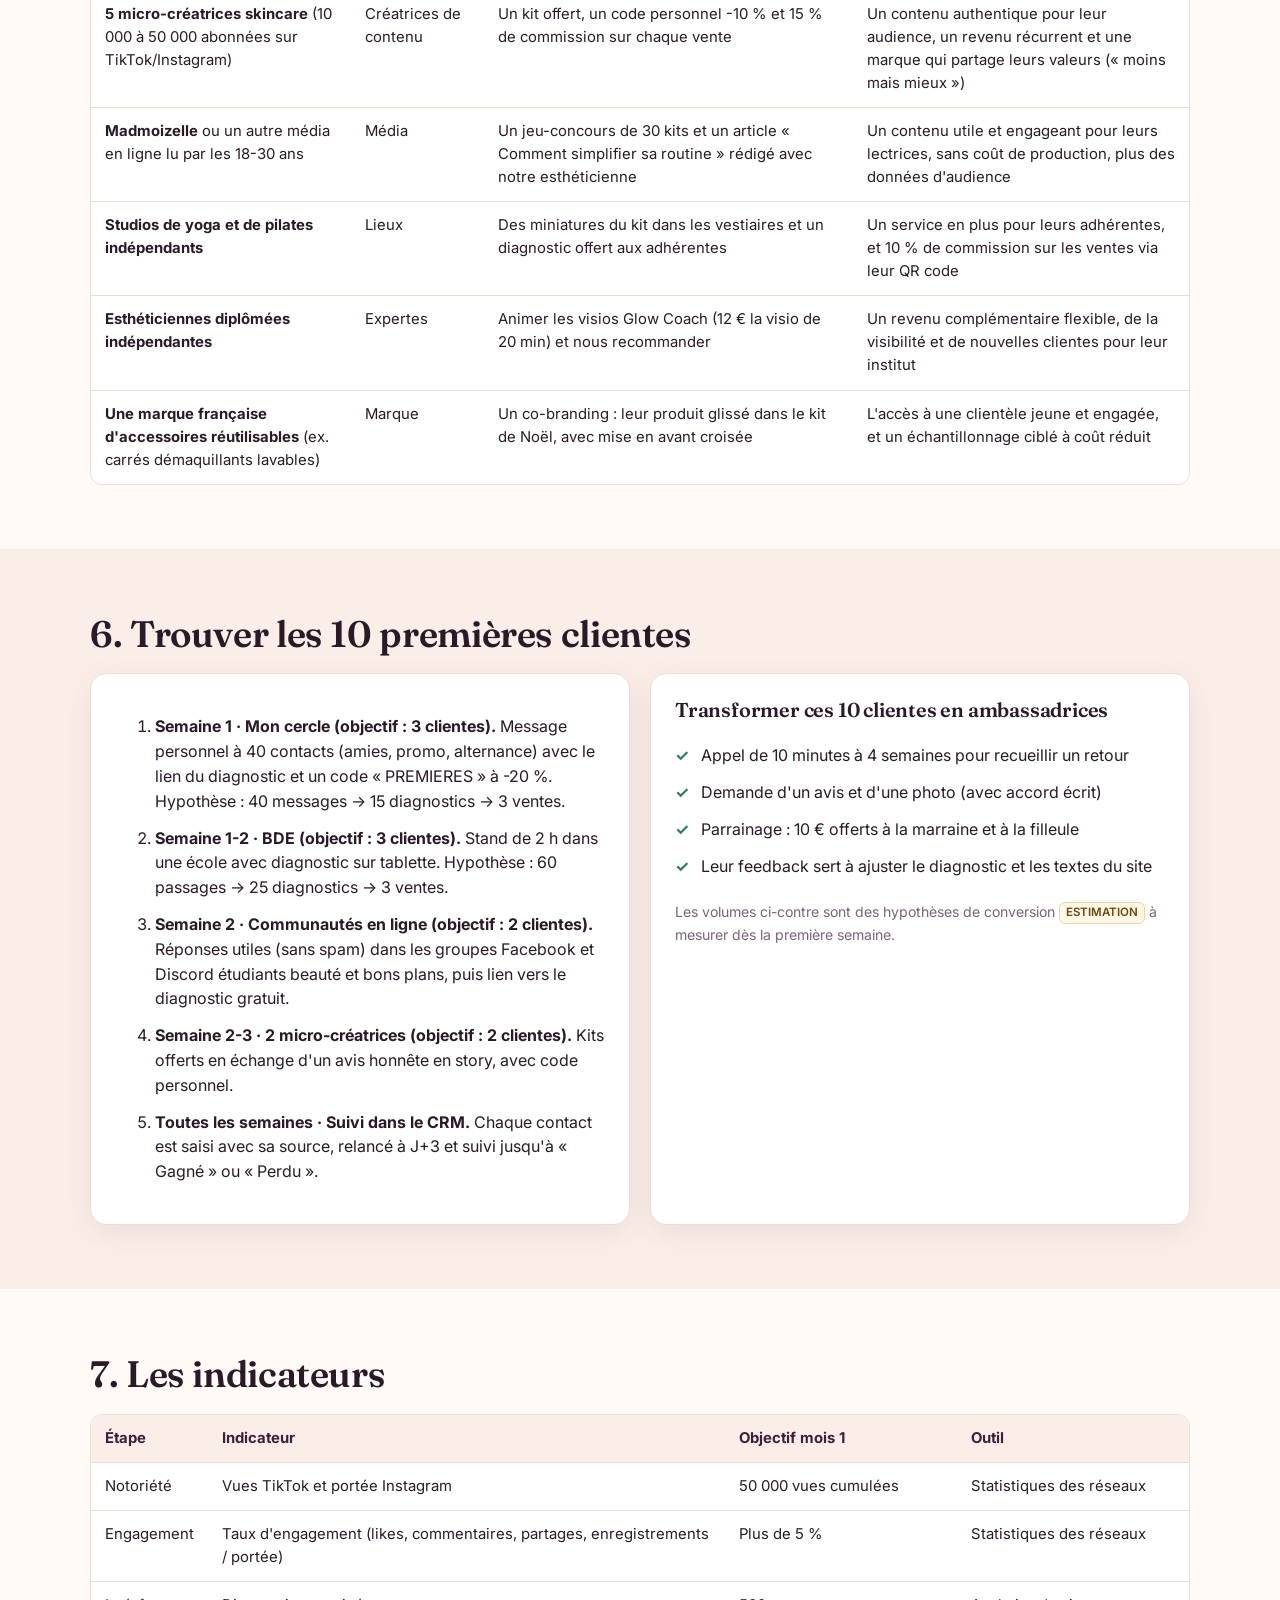
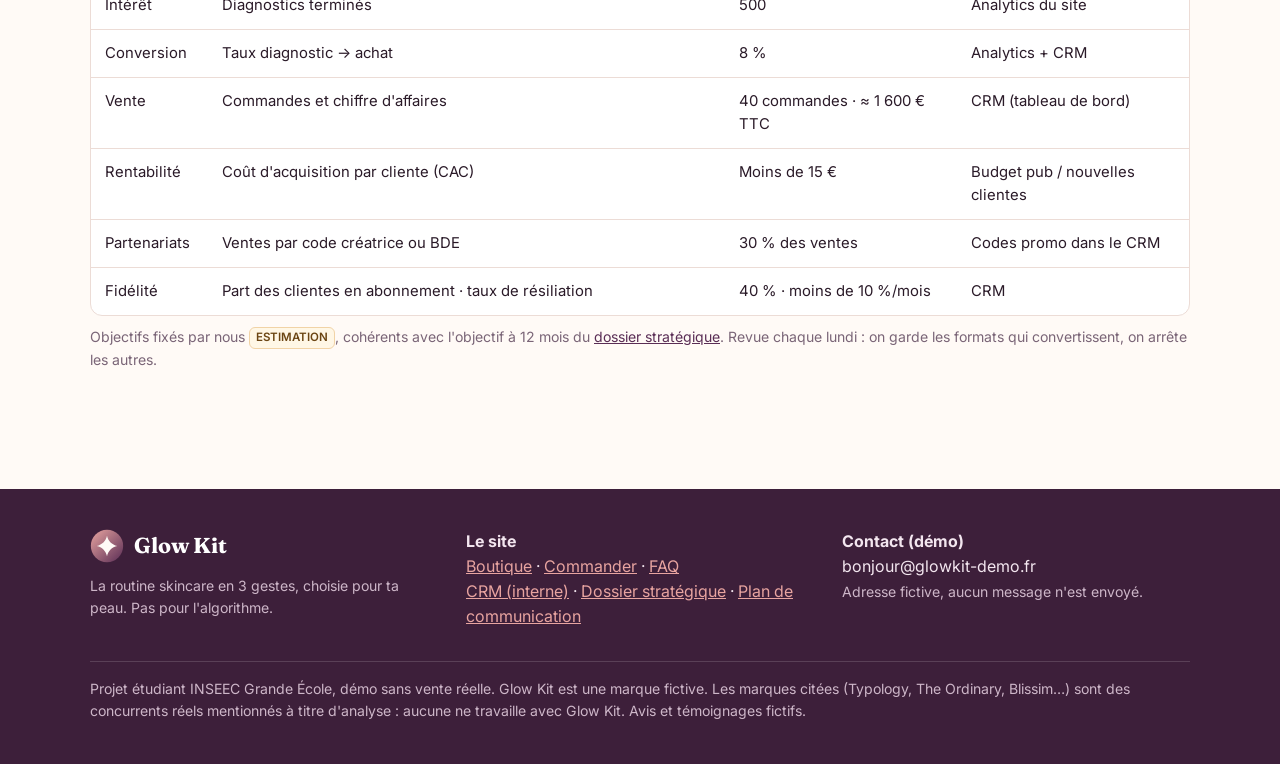
<file: communication.html>
<!doctype html>
<html lang="fr">
<head>
<meta charset="utf-8">
<meta name="viewport" content="width=device-width,initial-scale=1">
<title>Plan de communication · Glow Kit</title>
<link rel="icon" href="data:image/svg+xml,%3Csvg xmlns='http://www.w3.org/2000/svg' viewBox='0 0 40 40'%3E%3Ccircle cx='20' cy='20' r='19' fill='%235a2d55'/%3E%3Cpath d='M20 8c1.4 6.2 5.8 10.6 12 12-6.2 1.4-10.6 5.8-12 12-1.4-6.2-5.8-10.6-12-12 6.2-1.4 10.6-5.8 12-12z' fill='%23fffaf6'/%3E%3C/svg%3E">
<link rel="preconnect" href="https://fonts.googleapis.com"><link rel="preconnect" href="https://fonts.gstatic.com" crossorigin>
<link href="https://fonts.googleapis.com/css2?family=Fraunces:wght@500;600;700&family=Inter:wght@400;500;600;700&display=swap" rel="stylesheet">
<link rel="stylesheet" href="assets/style.css">
<style>
.filters{display:flex;gap:8px;flex-wrap:wrap;margin:10px 0 20px}
.filters button{border:1.5px solid var(--line);background:#fff;border-radius:999px;padding:8px 16px;font:inherit;font-weight:600;cursor:pointer;color:var(--plum)}
.filters button.on{background:var(--plum);color:#fff;border-color:var(--plum)}
.copy{margin-top:10px}
</style>
</head>
<body data-page="communication">

<div class="page-head">
  <div class="wrap">
    <span class="tag">Plan de communication</span>
    <h1>Comment vendre Glow Kit dès demain matin</h1>
    <p>Plateforme de marque, canaux, 9 posts prêts à publier, calendrier sur 4 semaines, partenariats, plan pour les 10 premières clientes et indicateurs.</p>
    <div class="toc"><a href="#marque">Marque</a><a href="#canaux">Canaux</a><a href="#posts">9 posts</a><a href="#calendrier">Calendrier</a><a href="#partenariats">Partenariats</a><a href="#acquisition">10 premières clientes</a><a href="#kpi">Indicateurs</a></div>
  </div>
</div>

<section id="marque">
  <div class="wrap">
    <h2>1. Plateforme de marque</h2>
    <div class="grid g2">
      <div class="card">
        <p><b>Nom :</b> Glow Kit, un kit pour retrouver l'éclat (« glow »). Le nom est court, se prononce facilement et dit ce qu'on achète.</p>
        <p><b>Promesse :</b> « Ta peau mérite 3 bons produits, pas 10. »</p>
        <p><b>Mission :</b> simplifier le soin de la peau des 18-30 ans en remplaçant les achats impulsifs par une routine courte, adaptée et suivie.</p>
        <p><b>Ton :</b> complice et franc, comme une grande sœur qui s'y connaît. On tutoie, on parle simplement, sans jargon ni injonction à la perfection. Pas de promesses miracles, pas de photos retouchées.</p>
      </div>
      <div class="card soft">
        <h3>3 messages clés</h3>
        <ol>
          <li style="margin-bottom:10px"><b>Moins, mais mieux.</b> 3 soins bien choisis valent mieux qu'une étagère de produits tendance.</li>
          <li style="margin-bottom:10px"><b>Choisi pour ta peau, pas pour l'algorithme.</b> Un diagnostic de 3 minutes plutôt qu'une vidéo virale.</li>
          <li><b>On ne te lâche pas.</b> Point à 4 semaines, ajustement du sérum et visio avec une esthéticienne si besoin.</li>
        </ol>
        <p class="small muted">Charte : prune (#3D1F3A) et rose poudré (#E8A4A0), typographies Fraunces (titres) et Inter (texte), étoile « glow » en logo.</p>
      </div>
    </div>
  </div>
</section>

<section id="canaux" style="background:var(--peach)">
  <div class="wrap">
    <h2>2. Les canaux choisis</h2>
    <div class="grid g3">
      <div class="card"><h3>🎵 TikTok</h3><p><b>Rôle :</b> notoriété et diagnostics.</p><p class="muted">C'est là que la cible découvre ses produits : 60 % des 18-25 ans y ont déjà acheté un produit de beauté (<a href="https://www.ipsos.com/fr-fr/beaute-parfum-la-generation-z-redefinit-les-codes" target="_blank" rel="noopener">Ipsos bva, 2025</a>). Formats courts et authentiques, avant/après de salle de bain.</p></div>
      <div class="card"><h3>📸 Instagram</h3><p><b>Rôle :</b> preuve, communauté et conversion.</p><p class="muted">Le réseau le plus utilisé par la génération Z (environ 70 %, devant YouTube à 62 % et TikTok à 41 %, selon <a href="https://www.blogdumoderateur.com/?p=162643" target="_blank" rel="noopener">YouGov via Blog du Modérateur, 2024</a>). Carrousels pédagogiques, stories avec sondages, lien vers le diagnostic. C'est le canal des créatrices partenaires et du persona Inès. Les Reels sont aussi publiés en YouTube Shorts.</p></div>
      <div class="card"><h3>💼 LinkedIn</h3><p><b>Rôle :</b> crédibilité, partenaires et persona Inès.</p><p class="muted">La fondatrice raconte la création de la marque : cela attire jeunes actives, BDE, écoles, laboratoires et médias.</p></div>
    </div>
    <div class="grid g2" style="margin-top:20px">
      <div class="card"><h3>🎓 Terrain : BDE et pop-up campus</h3><p class="muted">Persona Léa : on la rencontre là où elle vit. Stand avec diagnostic sur tablette et code étudiant.</p></div>
      <div class="card"><h3>✉️ E-mail</h3><p class="muted">Bienvenue après le diagnostic, relance de panier, point à 4 semaines : le canal de la conversion et de la fidélisation.</p></div>
    </div>
  </div>
</section>

<section id="posts">
  <div class="wrap">
    <h2>3. Les 9 posts prêts à publier</h2>
    <p class="muted">3 réseaux × 3 posts. Chaque post a son texte complet, son visuel, son format, sa date et son objectif. Bouton « Copier » pour publier tel quel.</p>
    <div class="filters" id="filters">
      <button class="on" data-f="all">Tous (9)</button><button data-f="tt">TikTok</button><button data-f="ig">Instagram</button><button data-f="li">LinkedIn</button>
    </div>
    <div class="grid g3" id="postGrid"></div>
  </div>
</section>

<section id="calendrier" style="background:var(--peach)">
  <div class="wrap">
    <h2>4. Calendrier éditorial : 4 semaines</h2>
    <p class="muted">Lancement le lundi 16 novembre 2026, juste avant le Black Friday et les cadeaux de Noël.</p>
    <div style="display:flex;gap:10px;flex-wrap:wrap;margin-bottom:12px" class="small"><span class="chip tt" style="display:inline-block">TikTok</span><span class="chip ig" style="display:inline-block">Instagram</span><span class="chip li" style="display:inline-block">LinkedIn</span><span class="chip ot" style="display:inline-block">Terrain / e-mail / partenaires</span></div>
    <div class="table-wrap" style="padding:8px"><div class="cal" id="cal"></div></div>
  </div>
</section>

<section id="partenariats">
  <div class="wrap">
    <h2>5. Partenariats possibles</h2>
    <p class="muted">Partenaires à démarcher. <b>Aucun n'est engagé avec Glow Kit à ce jour</b> : ce sont des pistes.</p>
    <div class="table-wrap">
      <table>
        <tr><th>Partenaire</th><th>Type</th><th>Ce que nous leur proposons</th><th>Ce qu'ils y gagnent</th></tr>
        <tr><td><b>BDE d'écoles de commerce et d'universités</b> (Bordeaux, Lyon, Paris)</td><td>Associations</td><td>Un atelier « routine en 3 gestes » pendant une soirée, 20 kits pour un tirage au sort, un code -15 % pour les adhérents</td><td>Un avantage concret pour leurs adhérents, un sponsor pour leurs événements et 3 € reversés par kit vendu avec le code</td></tr>
        <tr><td><b>5 micro-créatrices skincare</b> (10 000 à 50 000 abonnées sur TikTok/Instagram)</td><td>Créatrices de contenu</td><td>Un kit offert, un code personnel -10 % et 15 % de commission sur chaque vente</td><td>Un contenu authentique pour leur audience, un revenu récurrent et une marque qui partage leurs valeurs (« moins mais mieux »)</td></tr>
        <tr><td><b>Madmoizelle</b> ou un autre média en ligne lu par les 18-30 ans</td><td>Média</td><td>Un jeu-concours de 30 kits et un article « Comment simplifier sa routine » rédigé avec notre esthéticienne</td><td>Un contenu utile et engageant pour leurs lectrices, sans coût de production, plus des données d'audience</td></tr>
        <tr><td><b>Studios de yoga et de pilates indépendants</b></td><td>Lieux</td><td>Des miniatures du kit dans les vestiaires et un diagnostic offert aux adhérentes</td><td>Un service en plus pour leurs adhérentes, et 10 % de commission sur les ventes via leur QR code</td></tr>
        <tr><td><b>Esthéticiennes diplômées indépendantes</b></td><td>Expertes</td><td>Animer les visios Glow Coach (12 € la visio de 20 min) et nous recommander</td><td>Un revenu complémentaire flexible, de la visibilité et de nouvelles clientes pour leur institut</td></tr>
        <tr><td><b>Une marque française d'accessoires réutilisables</b> (ex. carrés démaquillants lavables)</td><td>Marque</td><td>Un co-branding : leur produit glissé dans le kit de Noël, avec mise en avant croisée</td><td>L'accès à une clientèle jeune et engagée, et un échantillonnage ciblé à coût réduit</td></tr>
      </table>
    </div>
  </div>
</section>

<section id="acquisition" style="background:var(--peach)">
  <div class="wrap">
    <h2>6. Trouver les 10 premières clientes</h2>
    <div class="grid g2">
      <div class="card">
        <ol>
          <li style="margin-bottom:12px"><b>Semaine 1 · Mon cercle (objectif : 3 clientes).</b> Message personnel à 40 contacts (amies, promo, alternance) avec le lien du diagnostic et un code « PREMIERES » à -20 %. Hypothèse : 40 messages → 15 diagnostics → 3 ventes.</li>
          <li style="margin-bottom:12px"><b>Semaine 1-2 · BDE (objectif : 3 clientes).</b> Stand de 2 h dans une école avec diagnostic sur tablette. Hypothèse : 60 passages → 25 diagnostics → 3 ventes.</li>
          <li style="margin-bottom:12px"><b>Semaine 2 · Communautés en ligne (objectif : 2 clientes).</b> Réponses utiles (sans spam) dans les groupes Facebook et Discord étudiants beauté et bons plans, puis lien vers le diagnostic gratuit.</li>
          <li style="margin-bottom:12px"><b>Semaine 2-3 · 2 micro-créatrices (objectif : 2 clientes).</b> Kits offerts en échange d'un avis honnête en story, avec code personnel.</li>
          <li><b>Toutes les semaines · Suivi dans le CRM.</b> Chaque contact est saisi avec sa source, relancé à J+3 et suivi jusqu'à « Gagné » ou « Perdu ».</li>
        </ol>
      </div>
      <div class="card">
        <h3>Transformer ces 10 clientes en ambassadrices</h3>
        <ul class="list">
          <li>Appel de 10 minutes à 4 semaines pour recueillir un retour</li>
          <li>Demande d'un avis et d'une photo (avec accord écrit)</li>
          <li>Parrainage : 10 € offerts à la marraine et à la filleule</li>
          <li>Leur feedback sert à ajuster le diagnostic et les textes du site</li>
        </ul>
        <p class="small muted">Les volumes ci-contre sont des hypothèses de conversion <span class="est">ESTIMATION</span> à mesurer dès la première semaine.</p>
      </div>
    </div>
  </div>
</section>

<section id="kpi">
  <div class="wrap">
    <h2>7. Les indicateurs</h2>
    <div class="table-wrap">
      <table>
        <tr><th>Étape</th><th>Indicateur</th><th>Objectif mois 1</th><th>Outil</th></tr>
        <tr><td>Notoriété</td><td>Vues TikTok et portée Instagram</td><td>50 000 vues cumulées</td><td>Statistiques des réseaux</td></tr>
        <tr><td>Engagement</td><td>Taux d'engagement (likes, commentaires, partages, enregistrements / portée)</td><td>Plus de 5 %</td><td>Statistiques des réseaux</td></tr>
        <tr><td>Intérêt</td><td>Diagnostics terminés</td><td>500</td><td>Analytics du site</td></tr>
        <tr><td>Conversion</td><td>Taux diagnostic → achat</td><td>8 %</td><td>Analytics + CRM</td></tr>
        <tr><td>Vente</td><td>Commandes et chiffre d'affaires</td><td>40 commandes · ≈ 1 600 € TTC</td><td>CRM (tableau de bord)</td></tr>
        <tr><td>Rentabilité</td><td>Coût d'acquisition par cliente (CAC)</td><td>Moins de 15 €</td><td>Budget pub / nouvelles clientes</td></tr>
        <tr><td>Partenariats</td><td>Ventes par code créatrice ou BDE</td><td>30 % des ventes</td><td>Codes promo dans le CRM</td></tr>
        <tr><td>Fidélité</td><td>Part des clientes en abonnement · taux de résiliation</td><td>40 % · moins de 10 %/mois</td><td>CRM</td></tr>
      </table>
    </div>
    <p class="small muted" style="margin-top:10px">Objectifs fixés par nous <span class="est">ESTIMATION</span>, cohérents avec l'objectif à 12 mois du <a href="strategie.html#modele">dossier stratégique</a>. Revue chaque lundi : on garde les formats qui convertissent, on arrête les autres.</p>
  </div>
</section>

<script src="assets/common.js"></script>
<script>
const POSTS = [
  { net: "tt", netName: "TikTok", format: "Vidéo verticale 30 s", date: "2026-11-16", day: "Lun. 16/11", goal: "Notoriété : lancer la marque",
    vt: "J'avais 9 produits.<br>J'en garde 3.", vs: "La salle de bain avant / après", bg: "linear-gradient(160deg,#3d1f3a,#b0577a)",
    visual: "Plan fixe sur une étagère encombrée, puis on retire les produits un par un jusqu'aux 3 soins Glow Kit. Texte à l'écran en gros.",
    text: "POV : t'as 9 produits dans ta salle de bain et ta peau tire quand même 🙃\n\nJ'ai fait un diagnostic de 3 minutes. Résultat : 3 produits. Nettoyant, sérum, crème. C'est tout.\n\nTa peau mérite 3 bons produits, pas 10.\n👉 Diagnostic gratuit en bio\n\n#skincare #routinesimple #skincaretips #glowkit" },
  { net: "ig", netName: "Instagram", format: "Carrousel 6 slides (1080×1350)", date: "2026-11-17", day: "Mar. 17/11", goal: "Pédagogie : expliquer le concept",
    vt: "Ta routine en 3 gestes", vs: "Swipe → ce que fait chaque produit", bg: "linear-gradient(160deg,#e8a4a0,#f6d6cf)", dark: true,
    visual: "Slide 1 : titre. Slides 2-4 : un produit par slide avec son rôle. Slide 5 : « et c'est tout ». Slide 6 : appel au diagnostic.",
    text: "Une routine, ça n'a pas besoin d'être compliqué ✨\n\n01 · Le nettoyant : il enlève sans agresser.\n02 · Le sérum : un seul actif, choisi pour TON problème.\n03 · La crème : elle protège et hydrate.\n\nMatin et soir. Point.\n\nTu ne sais pas quel sérum il te faut ? Le diagnostic est gratuit (lien en bio) 💌\n\n#routineskincare #skincarefrancaise #moinsmaismieux" },
  { net: "li", netName: "LinkedIn", format: "Post texte + photo", date: "2026-11-18", day: "Mer. 18/11", goal: "Crédibilité : raconter la création",
    vt: "Pourquoi j'ai lancé Glow Kit", vs: "L'histoire d'Eléa, fondatrice", bg: "linear-gradient(160deg,#0a3d6b,#3d1f3a)",
    visual: "Photo de la fondatrice avec le kit, lumière naturelle, sans retouche.",
    text: "60 % des 18-25 ans ont déjà acheté un produit de beauté après l'avoir vu sur TikTok (Ipsos bva, 2025).\n\nJ'en fais partie. Et comme beaucoup, j'ai fini avec une étagère pleine et une peau qui réagissait.\n\nAlors j'ai lancé Glow Kit : un diagnostic de 3 minutes et un kit de 3 soins, pas plus.\n\nCe que j'ai appris en construisant le projet :\n→ les consommatrices ne veulent pas plus de produits, elles veulent plus de clarté\n→ le conseil humain reste un vrai différenciant\n→ le prix doit rester sous la barre psychologique de 50 €\n\nVous êtes un BDE, une créatrice ou une marque engagée ? Écrivez-moi en message privé.\n\nEléa, fondatrice de Glow Kit\n\n#entrepreneuriat #beauté #DTC" },
  { net: "tt", netName: "TikTok", format: "Vidéo face caméra 45 s", date: "2026-11-23", day: "Lun. 23/11", goal: "Engagement : générer des commentaires",
    vt: "3 actifs à ne PAS mélanger", vs: "Le conseil de notre esthéticienne", bg: "linear-gradient(160deg,#111,#5a2d55)",
    visual: "Face caméra avec l'esthéticienne partenaire, 3 flacons sans marque posés sur la table, texte à l'écran pour chaque actif.",
    text: "Tu superposes ta vitamine C, ton rétinol et ton acide le même soir ? 😬\n\nNotre esthéticienne t'explique pourquoi ta peau te dit stop.\n\nLa bonne nouvelle : avec 3 produits bien choisis, ce problème n'existe plus.\n\nDis-moi en commentaire combien de produits tu utilises 👇\n\n#skincaretok #conseilpeau #skincaremistakes" },
  { net: "ig", netName: "Instagram", format: "Reel 20 s", date: "2026-11-25", day: "Mer. 25/11", goal: "Conversion : diagnostics",
    vt: "Ton diagnostic en 3 minutes", vs: "Écran réel du questionnaire", bg: "linear-gradient(160deg,#5a2d55,#e8a4a0)",
    visual: "Enregistrement d'écran du diagnostic sur téléphone, réponses en accéléré, révélation de la routine à la fin.",
    text: "7 questions. 3 minutes. 1 routine faite pour toi.\n\nPas besoin de compte, pas besoin de carte : le diagnostic est 100 % gratuit 🌸\n\nTu découvres ton sérum, et seulement si tu veux, tu commandes ton kit.\n\n👉 Lien en bio\n\n#diagnosticpeau #skincareroutine #glowkit" },
  { net: "li", netName: "LinkedIn", format: "Carrousel PDF 5 pages", date: "2026-11-26", day: "Jeu. 26/11", goal: "Partenariats : attirer BDE et marques",
    vt: "Le marché de la beauté en 4 chiffres", vs: "Ce que ça change pour les marques", bg: "linear-gradient(160deg,#0a66c2,#5a2d55)",
    visual: "Une donnée sourcée par page (FEBEA, Circana, OpinionWay, Ipsos), dernière page : « Construisons ensemble ».",
    text: "4 chiffres pour comprendre la beauté en France aujourd'hui 👇\n\n📌 35,6 Md€ : chiffre d'affaires de l'industrie cosmétique française en 2024 (FEBEA)\n📌 +10 % : croissance des ventes beauté en pharmacie en 2024 (Circana)\n📌 63 % des acheteurs de cosmétiques achètent en ligne (OpinionWay pour Uber Direct)\n📌 60 % des 18-25 ans ont acheté un produit vu sur TikTok (Ipsos bva)\n\nCe que j'en retiens : la jeune génération cherche de l'expertise à prix accessible.\n\nC'est le pari de Glow Kit. BDE, médias, marques engagées : parlons-en.\n\n#marketing #beautybusiness #genZ" },
  { net: "tt", netName: "TikTok", format: "Vidéo « unboxing » 25 s", date: "2026-11-30", day: "Lun. 30/11", goal: "Désir : montrer le produit",
    vt: "Unboxing de mon<br>premier Glow Kit", vs: "Avec une créatrice partenaire", bg: "linear-gradient(160deg,#b0577a,#f6d6cf)", dark: true,
    visual: "Mains qui ouvrent le kit, gros plan sur les textures, guide de routine personnalisé avec le prénom.",
    text: "Mon Glow Kit est arrivé 📦✨\n\nDedans : mon nettoyant, MON sérum (apaisant, parce que ma peau est réactive) et ma crème légère. Plus un guide avec ma routine matin et soir.\n\n44 € les 3 soins. J'avoue, j'ai moins de mal à choisir.\n\nCode CREA10 pour -10 % 💌\n\n#unboxing #skincare #partenariat" },
  { net: "ig", netName: "Instagram", format: "Story 3 écrans avec sondage", date: "2026-12-02", day: "Mer. 02/12", goal: "Communauté : connaître la cible",
    vt: "Combien de produits<br>dans ta routine ?", vs: "Sondage · 0-2 / 3-5 / 6+", bg: "linear-gradient(160deg,#3d1f3a,#e8a4a0)", story: true,
    visual: "Écran 1 : sondage. Écran 2 : résultat + « 3 suffisent ». Écran 3 : lien vers le diagnostic.",
    text: "Écran 1 : « Sois honnête… combien de produits dans ta routine du soir ? » [Sondage : 0-2 / 3-5 / 6 et +]\n\nÉcran 2 : « Si t'as répondu 6 et +, on doit parler 😅 Une peau n'a besoin que de 3 gestes. »\n\nÉcran 3 : « Découvre les tiens en 3 min 👉 » [Sticker lien : diagnostic gratuit]" },
  { net: "li", netName: "LinkedIn", format: "Post texte + photo d'équipe", date: "2026-12-09", day: "Mer. 09/12", goal: "Recrutement : esthéticiennes partenaires",
    vt: "On recrute nos<br>esthéticiennes Glow Coach", vs: "Missions flexibles en visio", bg: "linear-gradient(160deg,#5a2d55,#0a66c2)",
    visual: "Photo d'une visio sur ordinateur avec le kit posé à côté, texte « On recrute ».",
    text: "Glow Kit recherche des esthéticiennes diplômées indépendantes 💼\n\nLa mission : des visios de 20 minutes pour aider nos clientes à adopter leur routine.\n\n✅ Planning 100 % libre, depuis chez vous\n✅ Rémunération par visio\n✅ De la visibilité pour votre institut\n\nIntéressée ? Commentez « GLOW » ou écrivez-moi.\n\n#esthetique #freelance #beaute" },
];

function card(p, i) {
  return `<div class="card post" data-net="${p.net}">
    <div class="visual ${p.story ? "story" : ""}" style="background:${p.bg};${p.dark ? "color:#3d1f3a" : ""}">
      <span class="blob" style="width:160px;height:160px;background:#fff;opacity:.12;right:-40px;top:-40px"></span>
      <span class="blob" style="width:90px;height:90px;background:#e8a4a0;opacity:.35;left:-20px;bottom:30px"></span>
      <div class="vlogo">✦ Glow Kit</div>
      <div><div class="vt">${p.vt}</div><div class="vs" style="margin-top:8px">${p.vs}</div></div>
      <div class="vs">${p.netName} · ${p.format}</div>
    </div>
    <div class="body">
      <div class="meta"><span>${p.netName}</span><span>${p.format}</span><span>📅 ${p.day}</span></div>
      <p class="small" style="margin:.2em 0"><b>Objectif :</b> ${p.goal}</p>
      <p class="small muted" style="margin:.2em 0 .8em"><b>Visuel :</b> ${p.visual}</p>
      <div class="txt" id="t${i}">${p.text}</div>
      <button class="btn sm ghost copy" onclick="copyPost(${i}, this)">Copier le texte</button>
    </div></div>`;
}
postGrid.innerHTML = POSTS.map(card).join("");
function copyPost(i, b) {
  const done = () => { b.textContent = "Copié ✓"; setTimeout(() => b.textContent = "Copier le texte", 1500); };
  if (navigator.clipboard) navigator.clipboard.writeText(POSTS[i].text).then(done, done); else done();
}
filters.addEventListener("click", e => {
  const f = e.target.dataset.f; if (!f) return;
  filters.querySelectorAll("button").forEach(b => b.classList.toggle("on", b === e.target));
  postGrid.querySelectorAll(".post").forEach(p => p.style.display = (f === "all" || p.dataset.net === f) ? "" : "none");
});

// Calendrier 4 semaines (lun. 16/11 → dim. 13/12/2026)
const EXTRA = {
  "2026-11-16": [["ot", "E-mail lancement au cercle proche"]],
  "2026-11-19": [["ot", "Stand BDE (2 h)"], ["ig", "Stories coulisses"]],
  "2026-11-20": [["ot", "Envoi kits à 2 créatrices"]],
  "2026-11-27": [["ig", "Black Friday : story code -15 %"], ["ot", "E-mail Black Friday"]],
  "2026-12-01": [["ot", "Pitch média : jeu-concours"]],
  "2026-12-03": [["ot", "Pop-up studio de yoga"]],
  "2026-12-04": [["tt", "Live Q&R esthéticienne"]],
  "2026-12-07": [["tt", "Duo avec créatrice partenaire"], ["ot", "Point à 4 semaines (e-mail clientes)"]],
  "2026-12-10": [["ig", "Carrousel « Kit de Noël »"]],
  "2026-12-11": [["ot", "Bilan des KPI du mois"]],
  "2026-12-12": [["ig", "Story avis clientes"]],
};
const days = ["Lun", "Mar", "Mer", "Jeu", "Ven", "Sam", "Dim"];
let html = `<div class="h">Semaine</div>` + days.map(d => `<div class="h">${d}</div>`).join("");
const start = new Date(2026, 10, 16);
const themes = ["S1 · Lancement", "S2 · Pédagogie", "S3 · Preuve", "S4 · Noël et fidélité"];
for (let w = 0; w < 4; w++) {
  html += `<div class="w">${themes[w]}</div>`;
  for (let d = 0; d < 7; d++) {
    const dt = new Date(start); dt.setDate(start.getDate() + w * 7 + d);
    const key = `${dt.getFullYear()}-${String(dt.getMonth() + 1).padStart(2, "0")}-${String(dt.getDate()).padStart(2, "0")}`;
    const items = POSTS.filter(p => p.date === key).map(p => [p.net, p.format.split(" ")[0] + " · " + p.goal.split(" :")[0]]).concat(EXTRA[key] || []);
    html += `<div><span class="small muted">${dt.getDate()}/${dt.getMonth() + 1}</span>${items.map(([n, t]) => `<span class="chip ${n}">${t}</span>`).join("")}</div>`;
  }
}
cal.innerHTML = html;
</script>
</body>
</html>
</file>
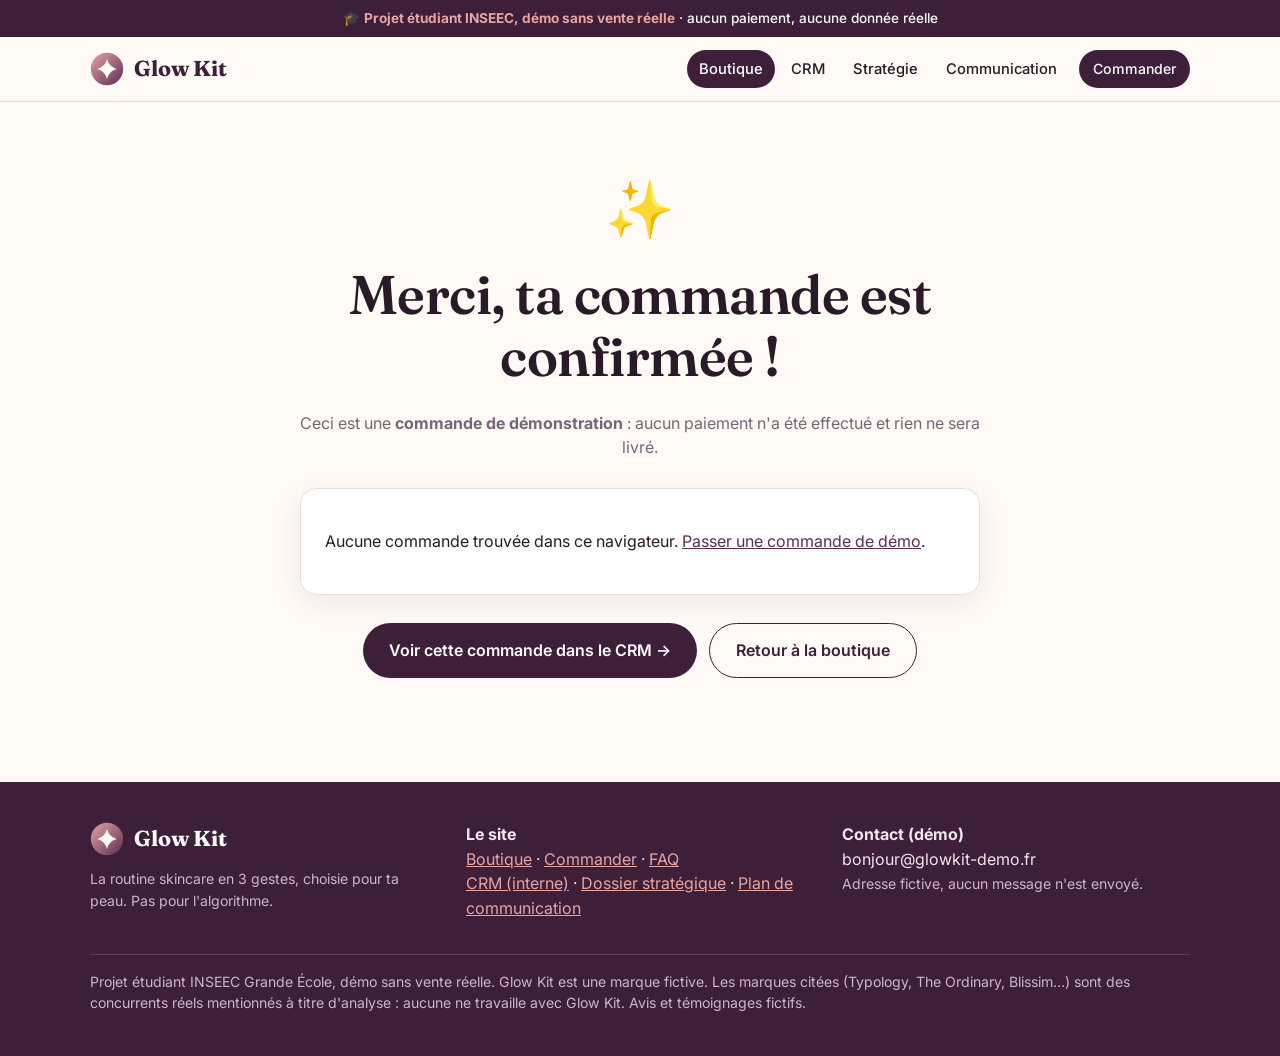
<file: confirmation.html>
<!doctype html>
<html lang="fr">
<head>
<meta charset="utf-8">
<meta name="viewport" content="width=device-width,initial-scale=1">
<title>Commande confirmée · Glow Kit</title>
<link rel="icon" href="data:image/svg+xml,%3Csvg xmlns='http://www.w3.org/2000/svg' viewBox='0 0 40 40'%3E%3Ccircle cx='20' cy='20' r='19' fill='%235a2d55'/%3E%3Cpath d='M20 8c1.4 6.2 5.8 10.6 12 12-6.2 1.4-10.6 5.8-12 12-1.4-6.2-5.8-10.6-12-12 6.2-1.4 10.6-5.8 12-12z' fill='%23fffaf6'/%3E%3C/svg%3E">
<link rel="preconnect" href="https://fonts.googleapis.com"><link rel="preconnect" href="https://fonts.gstatic.com" crossorigin>
<link href="https://fonts.googleapis.com/css2?family=Fraunces:wght@500;600;700&family=Inter:wght@400;500;600;700&display=swap" rel="stylesheet">
<link rel="stylesheet" href="assets/style.css">
</head>
<body data-page="vente">
<section>
  <div class="wrap" style="max-width:720px;text-align:center">
    <div style="font-size:3.5rem">✨</div>
    <h1>Merci, ta commande est confirmée !</h1>
    <p class="muted">Ceci est une <b>commande de démonstration</b> : aucun paiement n'a été effectué et rien ne sera livré.</p>
    <div class="card" style="text-align:left;margin-top:28px" id="recap"></div>
    <div style="display:flex;gap:12px;justify-content:center;flex-wrap:wrap;margin-top:28px">
      <a href="crm.html#contacts" class="btn">Voir cette commande dans le CRM →</a>
      <a href="index.html" class="btn ghost">Retour à la boutique</a>
    </div>
  </div>
</section>
<script src="assets/common.js"></script>
<script>
let o = null;
try { o = JSON.parse(sessionStorage.getItem("glowkit_last")); } catch (e) {}
const id = new URLSearchParams(location.search).get("id");
if (!o || (id && o.id !== id)) o = GK.getOrders().find(x => x.id === id) || null;
document.getElementById("recap").innerHTML = o ? `
  <h3>Commande n° ${o.id}</h3>
  <div class="sumline" style="display:flex;justify-content:space-between"><span>${o.offer}</span><b>${GK.euro(o.amount)} TTC</b></div>
  <p class="small muted" style="margin:.4em 0">Ta routine : 01 Gel nettoyant doux · 02 ${o.serum || "sérum selon diagnostic"} · 03 ${o.cream || "crème"}</p>
  <p class="small muted" style="margin:.4em 0">Client (fictif) : ${o.name} · ${o.city} · ${o.email}</p>
  <p class="small muted" style="margin:.4em 0">Paiement : ${o.pay} · Livraison estimée : 3 jours ouvrés (fictif)</p>
  <p class="small" style="margin-top:12px">Tu vas recevoir (en théorie) un e-mail avec ton guide de routine matin et soir.</p>`
  : `<p>Aucune commande trouvée dans ce navigateur. <a href="commande.html">Passer une commande de démo</a>.</p>`;
</script>
</body>
</html>
</file>
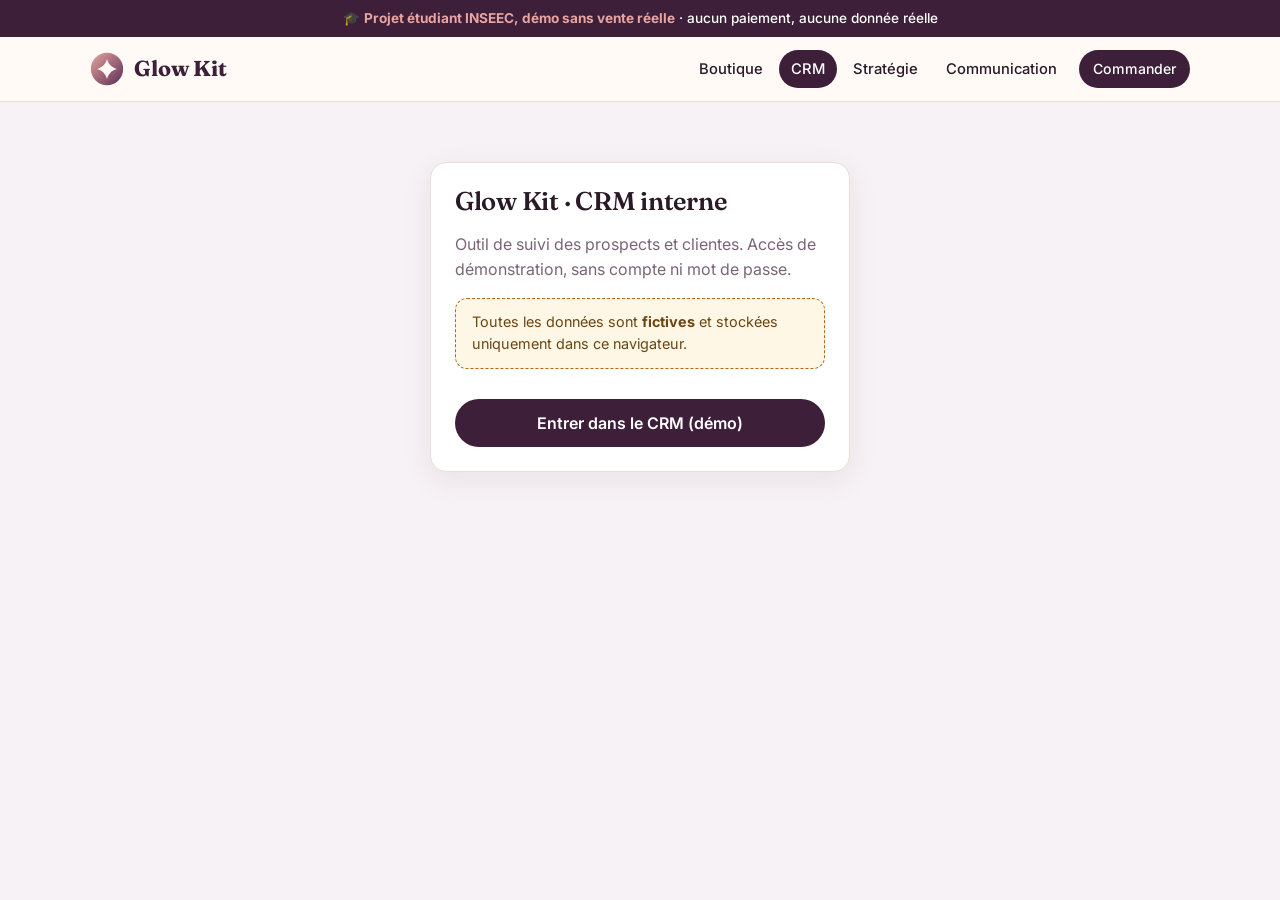
<file: crm.html>
<!doctype html>
<html lang="fr">
<head>
<meta charset="utf-8">
<meta name="viewport" content="width=device-width,initial-scale=1">
<title>CRM · Glow Kit</title>
<link rel="icon" href="data:image/svg+xml,%3Csvg xmlns='http://www.w3.org/2000/svg' viewBox='0 0 40 40'%3E%3Ccircle cx='20' cy='20' r='19' fill='%235a2d55'/%3E%3Cpath d='M20 8c1.4 6.2 5.8 10.6 12 12-6.2 1.4-10.6 5.8-12 12-1.4-6.2-5.8-10.6-12-12 6.2-1.4 10.6-5.8 12-12z' fill='%23fffaf6'/%3E%3C/svg%3E">
<link rel="preconnect" href="https://fonts.googleapis.com"><link rel="preconnect" href="https://fonts.gstatic.com" crossorigin>
<link href="https://fonts.googleapis.com/css2?family=Fraunces:wght@500;600;700&family=Inter:wght@400;500;600;700&display=swap" rel="stylesheet">
<link rel="stylesheet" href="assets/style.css">
</head>
<body data-page="crm" data-nofooter="1" class="crm-body">

<!-- Écran d'accès démo -->
<div id="login" class="login card">
  <h2 style="font-size:1.6rem">Glow Kit · CRM interne</h2>
  <p class="muted">Outil de suivi des prospects et clientes. Accès de démonstration, sans compte ni mot de passe.</p>
  <p class="notice">Toutes les données sont <b>fictives</b> et stockées uniquement dans ce navigateur.</p>
  <button class="btn" style="width:100%;margin-top:16px" onclick="enter()">Entrer dans le CRM (démo)</button>
</div>

<div id="app" class="crm-shell hidden">
  <aside class="crm-side">
    <p class="side-title small" style="opacity:.6;margin:0 14px 10px;text-transform:uppercase;letter-spacing:.06em">Glow Kit CRM</p>
    <button data-view="dashboard" class="active">📊 Tableau de bord</button>
    <button data-view="contacts">👥 Contacts</button>
    <button data-view="pipeline">🧭 Pipeline</button>
    <button onclick="resetDemo()" style="margin-top:24px;opacity:.7">↺ Réinitialiser la démo</button>
  </aside>

  <main class="crm-main">
    <!-- Dashboard -->
    <div id="v-dashboard">
      <h2 style="font-size:1.7rem">Tableau de bord</h2>
      <div class="kpis" id="kpis"></div>
      <div class="grid g2">
        <div class="card"><h3>Pipeline par étape</h3><div id="stageBars"></div></div>
        <div class="card"><h3>Clientes par source</h3><div id="sourceBars"></div></div>
      </div>
      <div class="card" style="margin-top:20px"><h3>Prochaines actions</h3><div class="table-wrap"><table id="nextTable"></table></div></div>
    </div>

    <!-- Contacts -->
    <div id="v-contacts" class="hidden">
      <h2 style="font-size:1.7rem">Contacts <span class="muted small" id="count"></span></h2>
      <div class="toolbar">
        <input id="q" placeholder="🔍 Rechercher un nom, une ville, un e-mail…">
        <select id="fStage"><option value="">Toutes les étapes</option></select>
        <select id="fSource"><option value="">Toutes les sources</option></select>
      </div>
      <div class="table-wrap"><table id="contactTable"></table></div>
    </div>

    <!-- Pipeline -->
    <div id="v-pipeline" class="hidden">
      <h2 style="font-size:1.7rem">Pipeline</h2>
      <p class="muted small">Glisse une carte vers une autre colonne, ou utilise les flèches ← → pour faire avancer un contact.</p>
      <div class="pipeline" id="board"></div>
    </div>
  </main>
</div>

<!-- Fiche contact -->
<div class="modal-bg" id="modalBg" onclick="if(event.target===this)closeModal()">
  <div class="modal" id="modal"></div>
</div>

<script src="assets/common.js"></script>
<script src="assets/crm-data.js"></script>
<script>
const KEY = "glowkit_crm_v1";
const STAGES = [["nouveau", "Nouveau"], ["contacte", "Contacté"], ["proposition", "Proposition envoyée"], ["gagne", "Gagné"], ["perdu", "Perdu"]];
const STAGE_LABEL = Object.fromEntries(STAGES);
const OFFER_LABEL = { essentiel: "Kit Essentiel", abonnement: "Abonnement Glow", coach: "Glow Coach" };
let contacts = [];

function load() {
  try { contacts = JSON.parse(localStorage.getItem(KEY)); } catch (e) { contacts = null; }
  if (!Array.isArray(contacts)) contacts = JSON.parse(JSON.stringify(CRM_SEED));
  // Import des commandes et messages passés sur la boutique (bonus)
  for (const o of GK.getOrders()) {
    if (contacts.some(c => c.orderId === o.id)) continue;
    const today = o.date.slice(0, 10);
    if (o.type === "order") {
      contacts.unshift({ id: "W" + o.id, orderId: o.id, isNew: true, name: o.name, age: "", city: o.city, email: o.email, phone: "—", source: o.source, stage: "gagne", offer: o.offerKey, amount: o.amount,
        next: "Envoyer le guide de routine et confirmer l'expédition", nextDate: today,
        history: [[today, "Diagnostic terminé : " + (o.serum || "") + " + " + (o.cream || "")], [today, `Commande ${o.id} passée sur la boutique (${o.offer}, ${o.amount} € TTC, ${o.pay})`]] });
    } else if (o.type === "lead") {
      contacts.unshift({ id: "W" + o.id, orderId: o.id, isNew: true, name: o.name, age: "", city: "—", email: o.email, phone: "—", source: "Formulaire de contact du site", stage: "nouveau", offer: "essentiel", amount: 44,
        next: "Répondre au message sous 24 h", nextDate: today, history: [[today, "Message reçu : « " + o.message + " »"]] });
    }
  }
  save();
}
function save() { try { localStorage.setItem(KEY, JSON.stringify(contacts)); } catch (e) {} }
function resetDemo() {
  if (!confirm("Réinitialiser les données de démo ? Les commandes de la boutique seront ré-importées.")) return;
  try { localStorage.removeItem(KEY); } catch (e) {}
  load(); renderAll();
}
function enter() { try { sessionStorage.setItem("gk_crm_in", "1"); } catch (e) {} login.classList.add("hidden"); app.classList.remove("hidden"); renderAll(); }

// ---- Navigation
document.querySelectorAll(".crm-side button[data-view]").forEach(b => b.addEventListener("click", () => show(b.dataset.view)));
function show(v) {
  ["dashboard", "contacts", "pipeline"].forEach(x => document.getElementById("v-" + x).classList.toggle("hidden", x !== v));
  document.querySelectorAll(".crm-side button[data-view]").forEach(b => b.classList.toggle("active", b.dataset.view === v));
  history.replaceState(null, "", "#" + v);
}

// ---- Dashboard
function renderDashboard() {
  const won = contacts.filter(c => c.stage === "gagne");
  const closed = contacts.filter(c => c.stage === "gagne" || c.stage === "perdu");
  const ca = won.reduce((s, c) => s + Number(c.amount), 0);
  const conv = contacts.length ? Math.round(won.length / contacts.length * 100) : 0;
  const convClosed = closed.length ? Math.round(won.length / closed.length * 100) : 0;
  const pipeValue = contacts.filter(c => ["nouveau", "contacte", "proposition"].includes(c.stage)).reduce((s, c) => s + Number(c.amount), 0);
  kpis.innerHTML = `
    <div class="card"><div class="lbl">Chiffre d'affaires</div><div class="kpi">${GK.euro(ca)}</div><div class="small muted">TTC, commandes gagnées</div></div>
    <div class="card"><div class="lbl">Clientes</div><div class="kpi">${won.length}</div><div class="small muted">sur ${contacts.length} contacts</div></div>
    <div class="card"><div class="lbl">Taux de conversion</div><div class="kpi">${conv} %</div><div class="small muted">gagnés / contacts · ${convClosed} % sur affaires closes</div></div>
    <div class="card"><div class="lbl">Pipeline en cours</div><div class="kpi">${GK.euro(pipeValue)}</div><div class="small muted">valeur potentielle TTC</div></div>`;
  const max = Math.max(...STAGES.map(([k]) => contacts.filter(c => c.stage === k).length), 1);
  stageBars.innerHTML = STAGES.map(([k, l]) => { const n = contacts.filter(c => c.stage === k).length; return `<div style="margin:10px 0"><div style="display:flex;justify-content:space-between" class="small"><span>${l}</span><b>${n}</b></div><div class="bar"><i style="width:${n / max * 100}%"></i></div></div>`; }).join("");
  const srcs = {}; won.forEach(c => srcs[c.source] = (srcs[c.source] || 0) + 1);
  const smax = Math.max(...Object.values(srcs), 1);
  sourceBars.innerHTML = Object.entries(srcs).sort((a, b) => b[1] - a[1]).map(([s, n]) => `<div style="margin:10px 0"><div style="display:flex;justify-content:space-between" class="small"><span>${s}</span><b>${n}</b></div><div class="bar"><i style="width:${n / smax * 100}%;background:var(--rose)"></i></div></div>`).join("") || "<p class='muted'>Aucune cliente.</p>";
  const nexts = contacts.filter(c => c.nextDate && c.stage !== "perdu").sort((a, b) => a.nextDate.localeCompare(b.nextDate)).slice(0, 6);
  nextTable.innerHTML = `<tr><th>Date</th><th>Contact</th><th>Action</th><th>Étape</th></tr>` + nexts.map(c => `<tr class="click" onclick="openContact('${c.id}')"><td>${fmtDate(c.nextDate)}</td><td>${esc(c.name)}</td><td>${esc(c.next)}</td><td><span class="badge st-${c.stage}">${STAGE_LABEL[c.stage]}</span></td></tr>`).join("");
}

// ---- Contacts
STAGES.forEach(([k, l]) => fStage.insertAdjacentHTML("beforeend", `<option value="${k}">${l}</option>`));
function renderContacts() {
  const sources = [...new Set(contacts.map(c => c.source))].sort();
  const cur = fSource.value;
  fSource.innerHTML = `<option value="">Toutes les sources</option>` + sources.map(s => `<option ${s === cur ? "selected" : ""}>${esc(s)}</option>`).join("");
  const term = q.value.trim().toLowerCase();
  const list = contacts.filter(c => (!fStage.value || c.stage === fStage.value) && (!fSource.value || c.source === fSource.value) &&
    (!term || [c.name, c.city, c.email].join(" ").toLowerCase().includes(term)));
  count.textContent = `(${list.length} / ${contacts.length})`;
  contactTable.innerHTML = `<tr><th>Nom</th><th>Ville</th><th>Source</th><th>Offre</th><th>Étape</th><th>Prochaine action</th></tr>` +
    list.map(c => `<tr class="click ${c.isNew ? "new" : ""}" onclick="openContact('${c.id}')"><td><b>${esc(c.name)}</b><br><span class="small muted">${esc(c.email)}</span></td><td>${esc(c.city)}</td><td>${esc(c.source)}</td><td>${OFFER_LABEL[c.offer] || ""}<br><span class="small muted">${GK.euro(Number(c.amount))}</span></td><td><span class="badge st-${c.stage}">${STAGE_LABEL[c.stage]}</span></td><td class="small">${esc(c.next)}</td></tr>`).join("") ||
    `<tr><td colspan="6" class="muted">Aucun contact ne correspond.</td></tr>`;
}
[q, fStage, fSource].forEach(el => el.addEventListener("input", renderContacts));

// ---- Pipeline
function renderBoard() {
  board.innerHTML = STAGES.map(([k, l], i) => {
    const items = contacts.filter(c => c.stage === k);
    const total = items.reduce((s, c) => s + Number(c.amount), 0);
    return `<div class="col" data-stage="${k}"><h4><span>${l}</span><span class="muted">${items.length} · ${GK.euro(total)}</span></h4>` +
      items.map(c => `<div class="deal" draggable="true" data-id="${c.id}"><div class="n" onclick="openContact('${c.id}')" style="cursor:pointer">${esc(c.name)}</div><div class="small muted">${OFFER_LABEL[c.offer] || ""} · ${esc(c.source)}</div>
        <div class="actions"><button ${i === 0 ? "disabled" : ""} onclick="move('${c.id}',-1)" aria-label="Étape précédente">←</button><button onclick="openContact('${c.id}')">Fiche</button><button ${i === STAGES.length - 1 ? "disabled" : ""} onclick="move('${c.id}',1)" aria-label="Étape suivante">→</button></div></div>`).join("") + `</div>`;
  }).join("");
  board.querySelectorAll(".deal").forEach(d => d.addEventListener("dragstart", e => e.dataTransfer.setData("text/plain", d.dataset.id)));
  board.querySelectorAll(".col").forEach(col => {
    col.addEventListener("dragover", e => { e.preventDefault(); col.classList.add("drop"); });
    col.addEventListener("dragleave", () => col.classList.remove("drop"));
    col.addEventListener("drop", e => { e.preventDefault(); col.classList.remove("drop"); setStage(e.dataTransfer.getData("text/plain"), col.dataset.stage); });
  });
}
function move(id, dir) {
  const c = contacts.find(x => x.id === id); const i = STAGES.findIndex(([k]) => k === c.stage);
  const n = STAGES[i + dir]; if (n) setStage(id, n[0]);
}
function setStage(id, stage) {
  const c = contacts.find(x => x.id === id); if (!c || c.stage === stage) return;
  c.history.push([today(), `Étape : ${STAGE_LABEL[c.stage]} → ${STAGE_LABEL[stage]}`]);
  c.stage = stage; save(); renderAll();
  if (!modalBg.classList.contains("open")) return; openContact(id);
}

// ---- Fiche contact
function openContact(id) {
  const c = contacts.find(x => x.id === id); if (!c) return;
  modal.innerHTML = `<button class="x" onclick="closeModal()" aria-label="Fermer">×</button>
    <span class="badge st-${c.stage}">${STAGE_LABEL[c.stage]}</span>
    <h2 style="font-size:1.6rem;margin-top:10px">${esc(c.name)}</h2>
    <div class="grid g2" style="gap:8px 20px;font-size:.92rem">
      <div><b>E-mail :</b> ${esc(c.email)}</div><div><b>Téléphone :</b> ${esc(c.phone)}</div>
      <div><b>Ville :</b> ${esc(c.city)}</div><div><b>Âge :</b> ${c.age ? c.age + " ans" : "—"}</div>
      <div><b>Source :</b> ${esc(c.source)}</div><div><b>Offre :</b> ${OFFER_LABEL[c.offer] || ""} (${GK.euro(Number(c.amount))} TTC)</div>
    </div>
    <label for="stSel">Étape du pipeline</label>
    <select id="stSel" onchange="setStage('${c.id}', this.value)">${STAGES.map(([k, l]) => `<option value="${k}" ${k === c.stage ? "selected" : ""}>${l}</option>`).join("")}</select>
    <label>Prochaine action</label>
    <div class="row"><input id="nxt" value="${esc(c.next)}"><input id="nxtD" type="date" value="${c.nextDate || ""}"></div>
    <button class="btn sm" style="margin-top:10px" onclick="saveNext('${c.id}')">Enregistrer l'action</button>
    <h3 style="margin-top:22px">Historique des échanges</h3>
    <div class="timeline">${c.history.map(([d, t]) => `<div><b>${fmtDate(d)}</b> · ${esc(t)}</div>`).join("")}</div>
    <div class="row"><input id="note" placeholder="Ajouter une note (appel, e-mail, DM…)"><button class="btn sm ghost" onclick="addNote('${c.id}')">Ajouter</button></div>
    <p class="small muted" style="margin-top:14px">Contact fictif · données de démonstration.</p>`;
  modalBg.classList.add("open");
}
function closeModal() { modalBg.classList.remove("open"); }
function saveNext(id) { const c = contacts.find(x => x.id === id); c.next = nxt.value; c.nextDate = nxtD.value; save(); renderAll(); openContact(id); }
function addNote(id) { const v = note.value.trim(); if (!v) return; const c = contacts.find(x => x.id === id); c.history.push([today(), v]); save(); openContact(id); }

// ---- utils
function today() { return new Date().toISOString().slice(0, 10); }
function fmtDate(d) { if (!d) return "—"; const [y, m, j] = d.split("-"); return `${j}/${m}/${y}`; }
function esc(s) { return String(s ?? "").replace(/[&<>"']/g, ch => ({ "&": "&amp;", "<": "&lt;", ">": "&gt;", '"': "&quot;", "'": "&#39;" }[ch])); }
function renderAll() { renderDashboard(); renderContacts(); renderBoard(); }
document.addEventListener("keydown", e => { if (e.key === "Escape") closeModal(); });

load();
let inSession = false; try { inSession = sessionStorage.getItem("gk_crm_in") === "1"; } catch (e) {}
const startView = ["dashboard", "contacts", "pipeline"].includes(location.hash.slice(1)) ? location.hash.slice(1) : "dashboard";
if (inSession || location.hash) { enter(); }
show(startView);
</script>
</body>
</html>
</file>
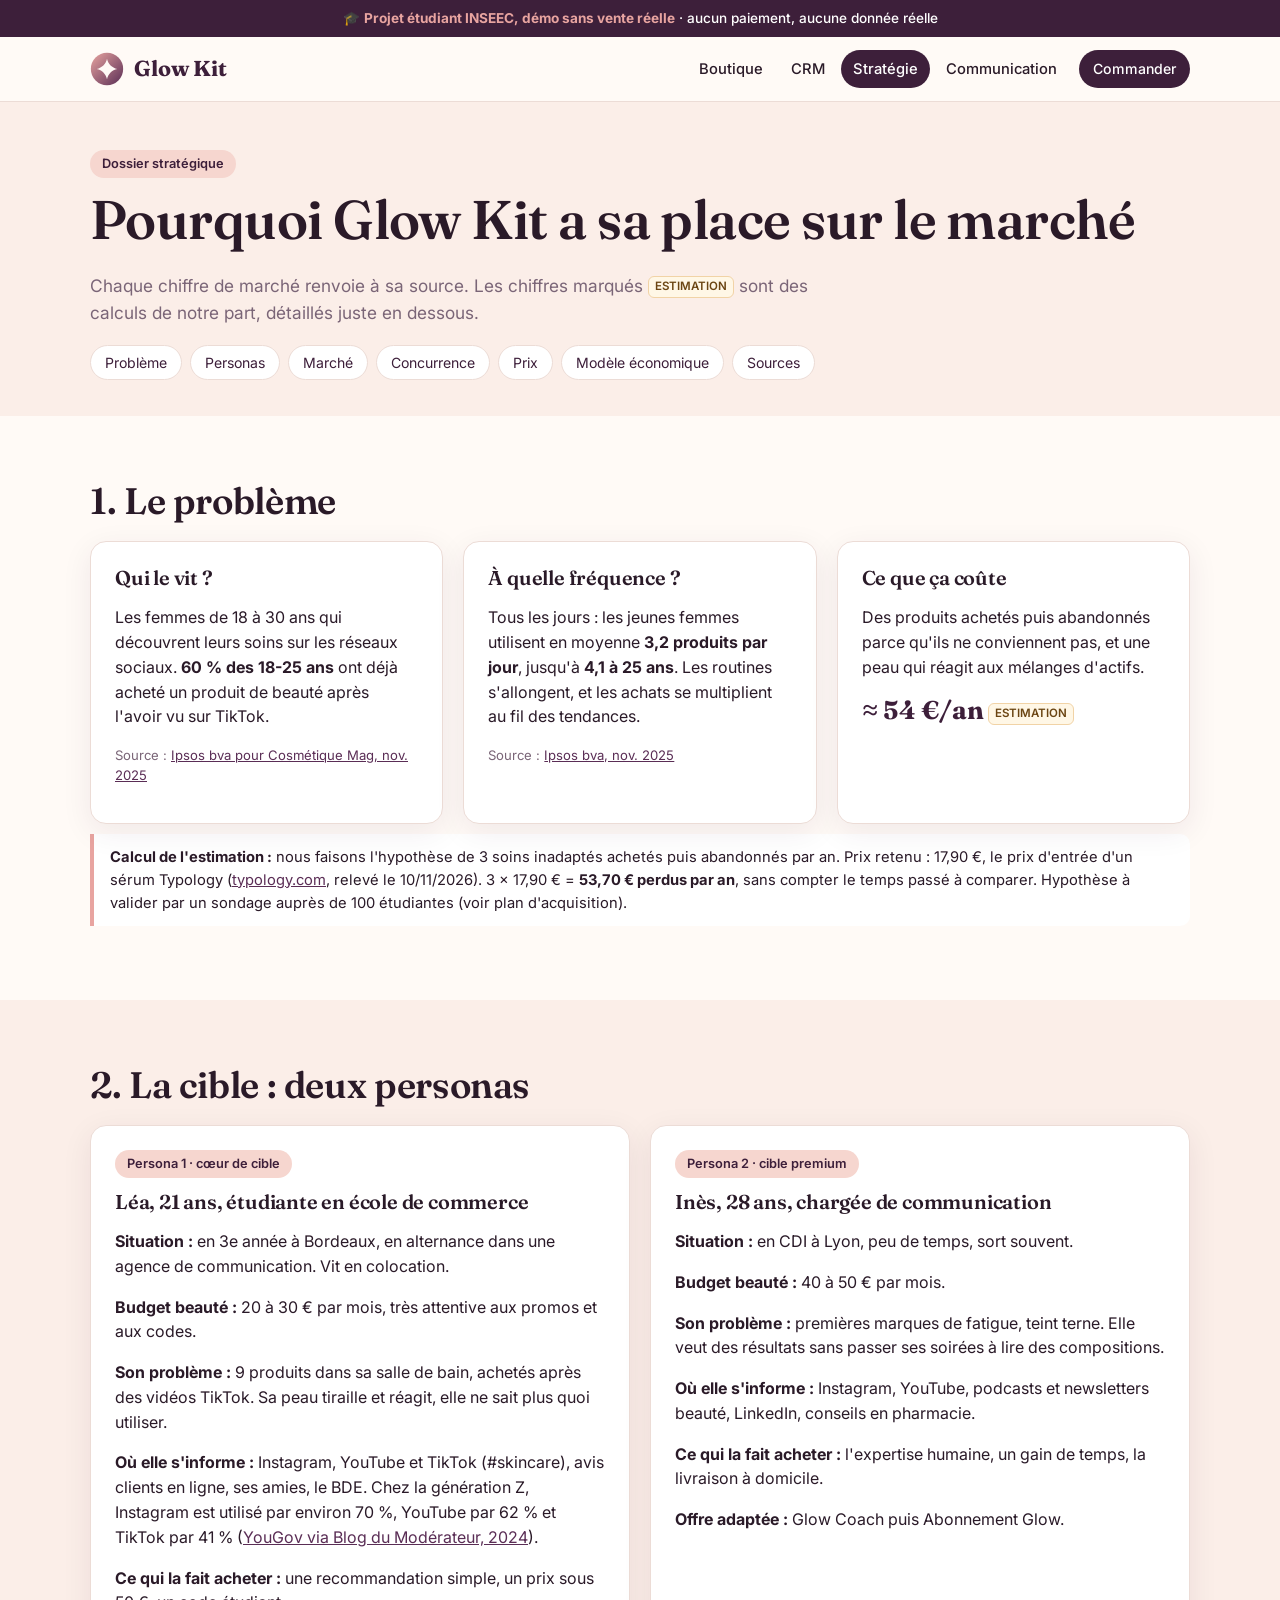
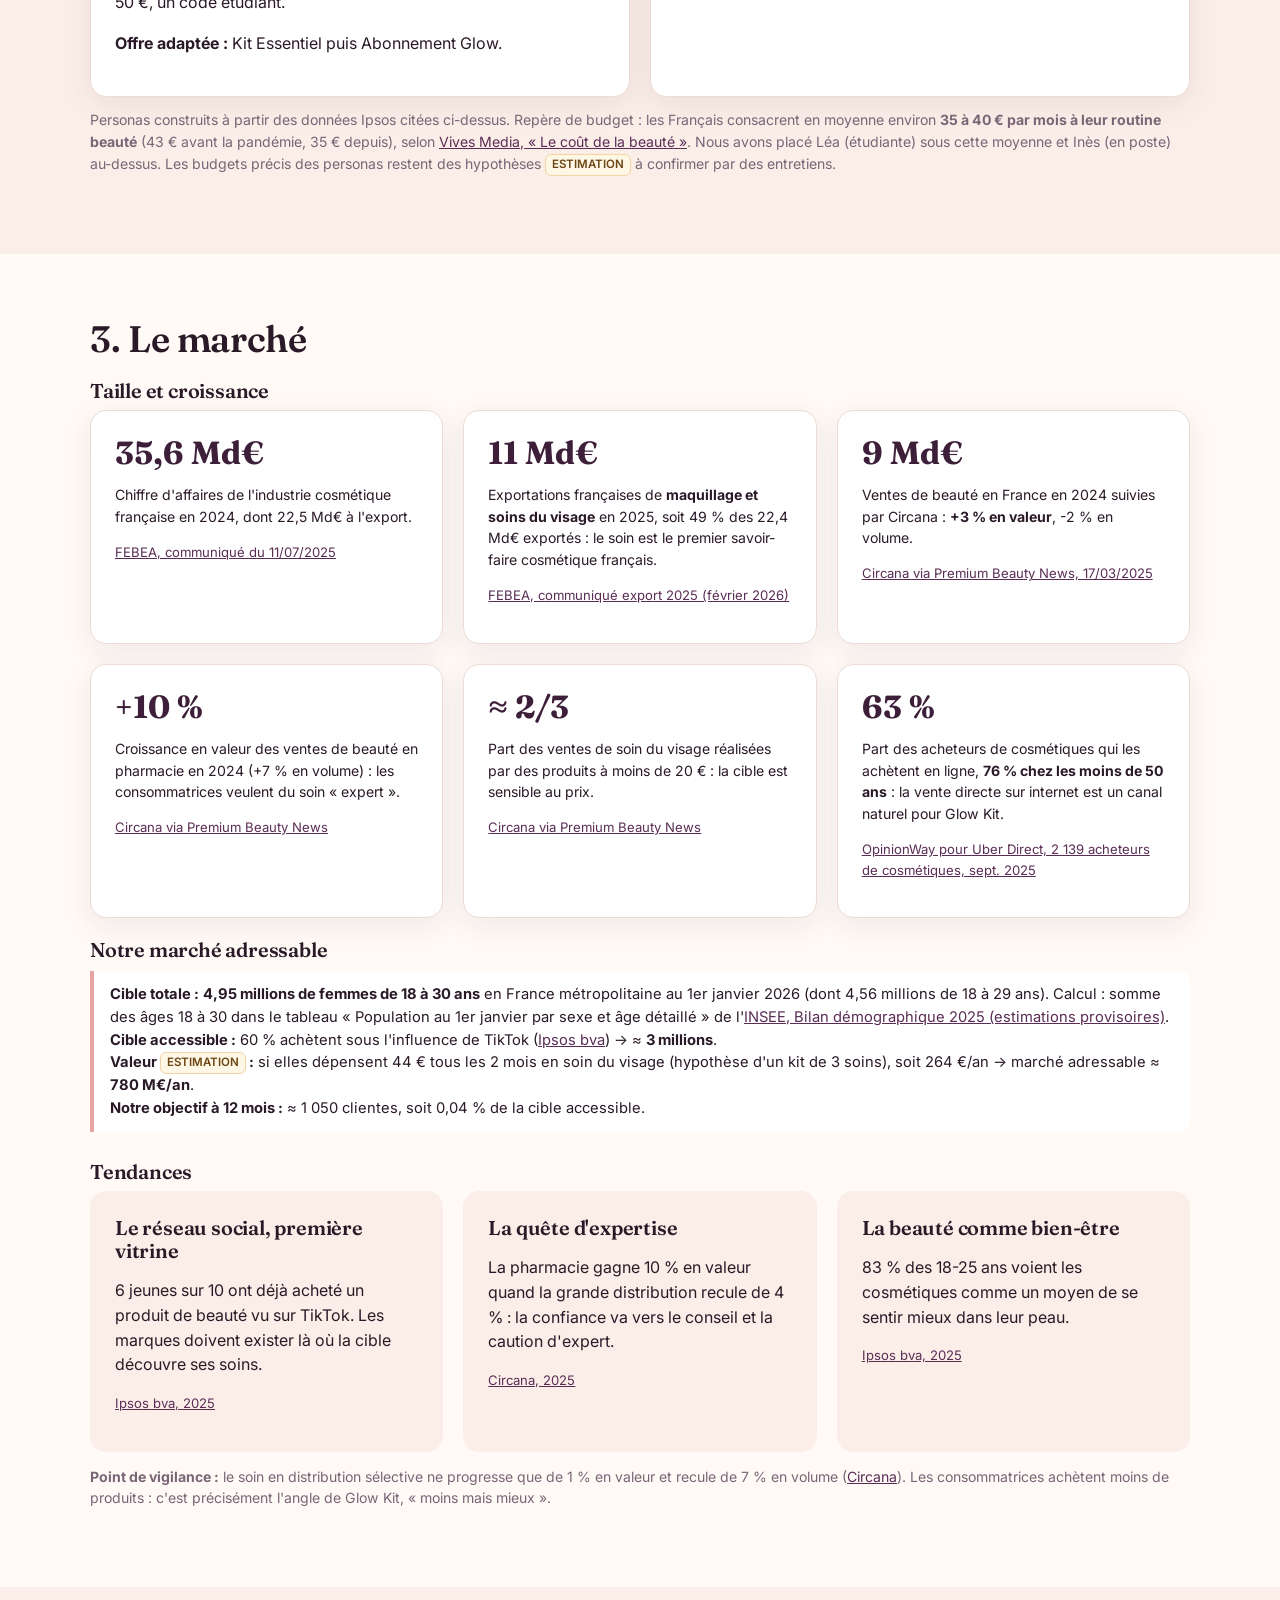
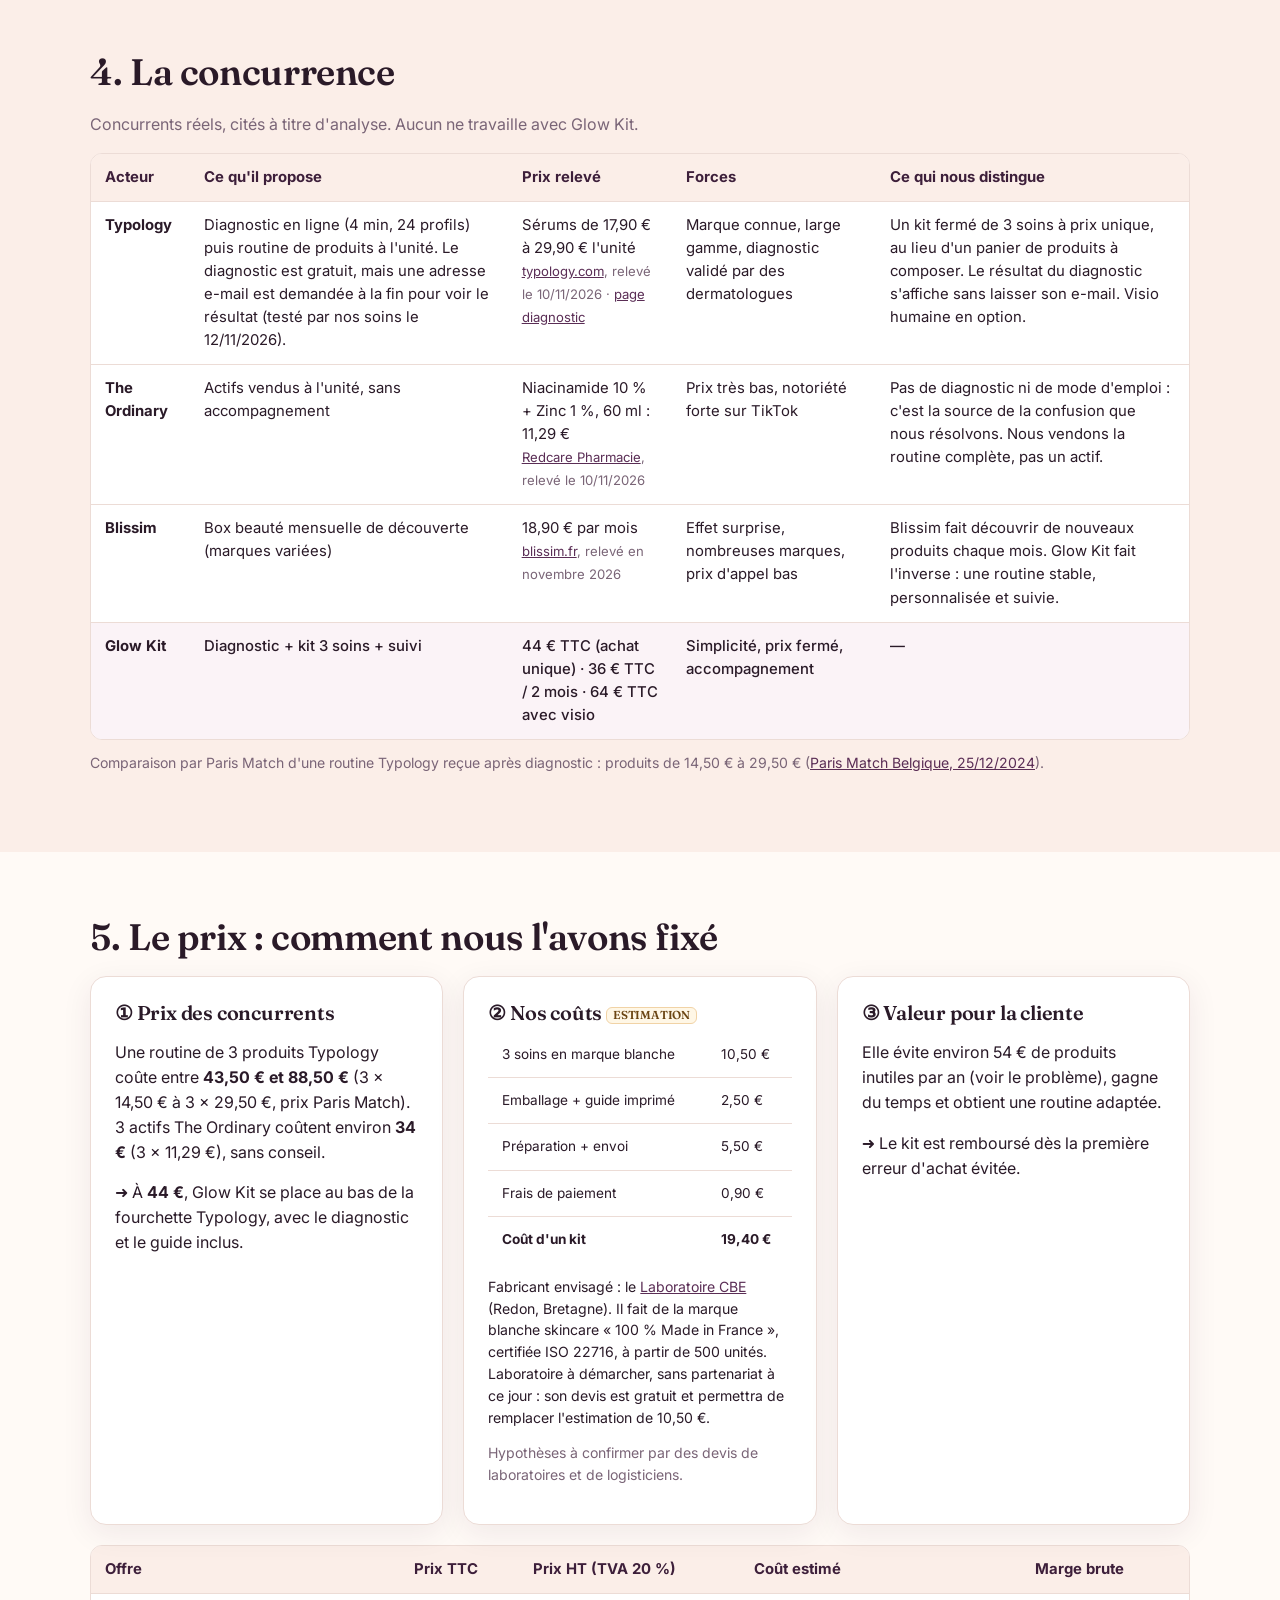
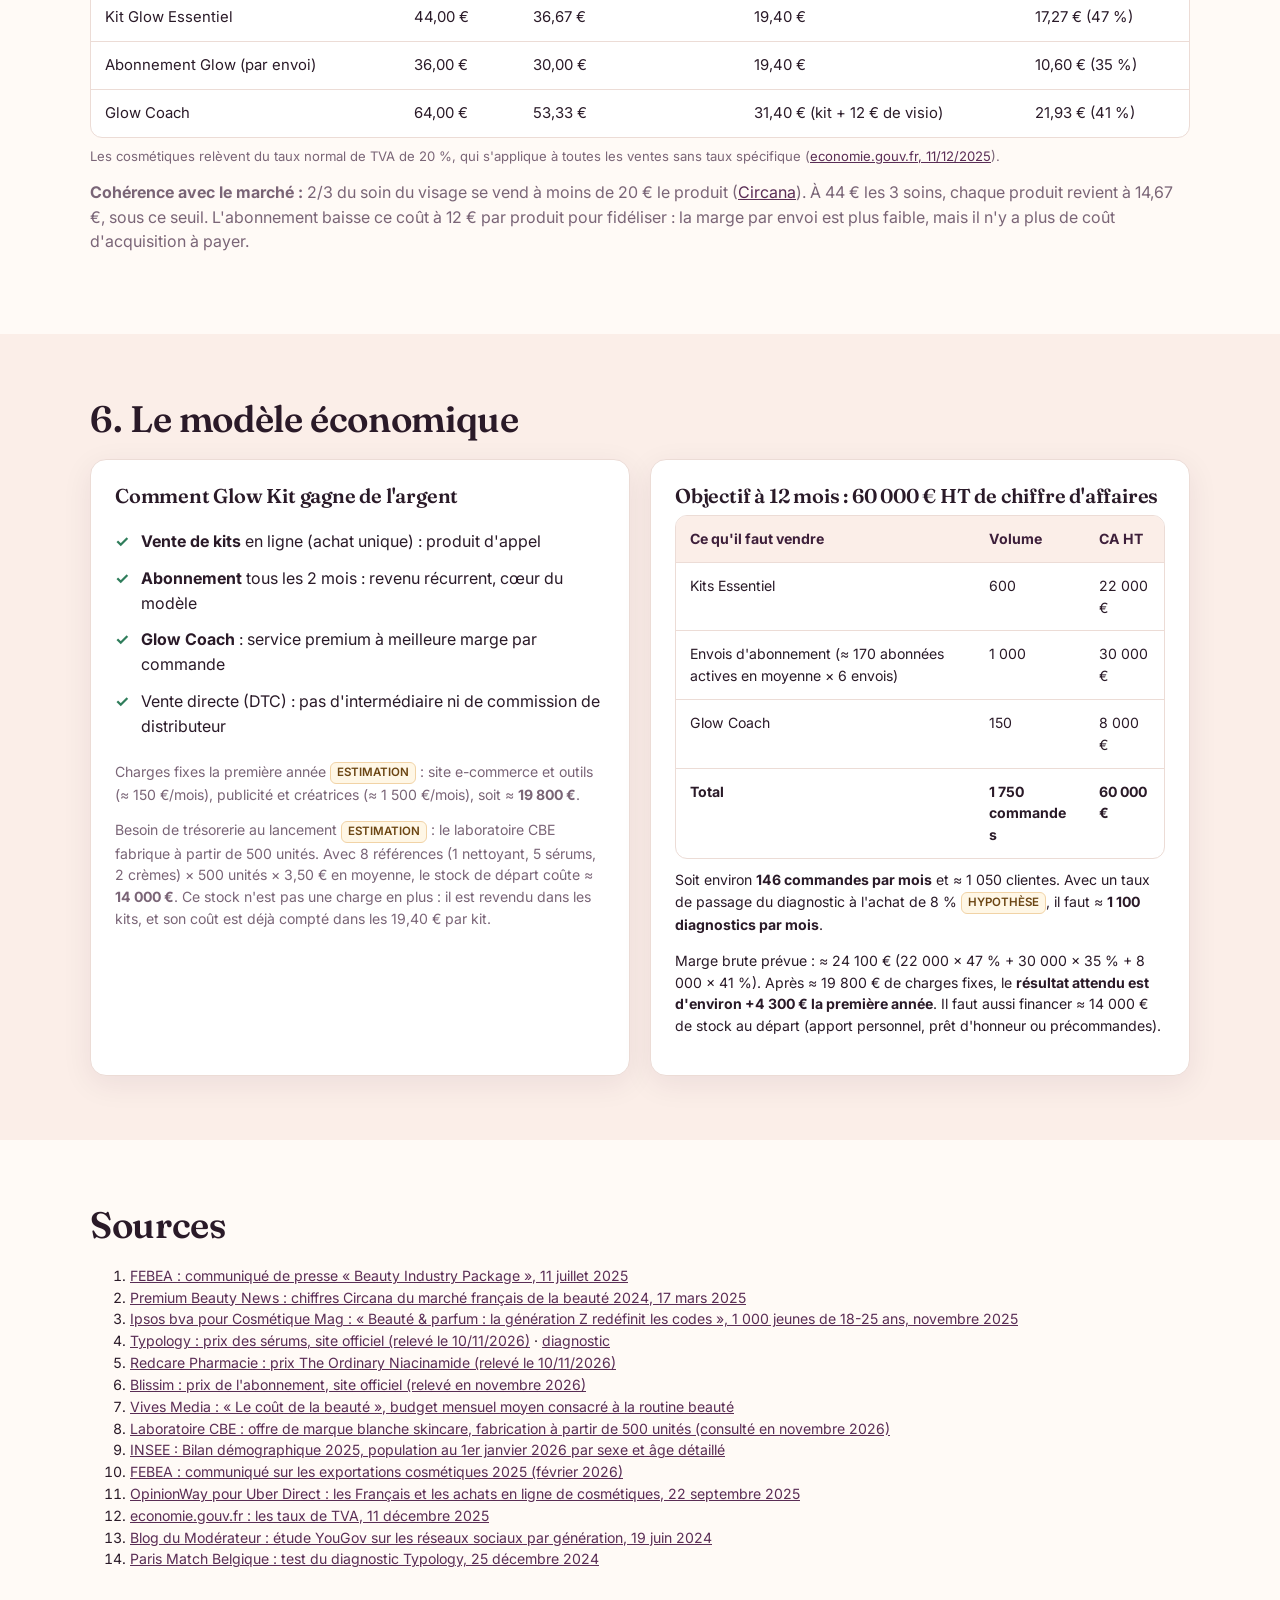
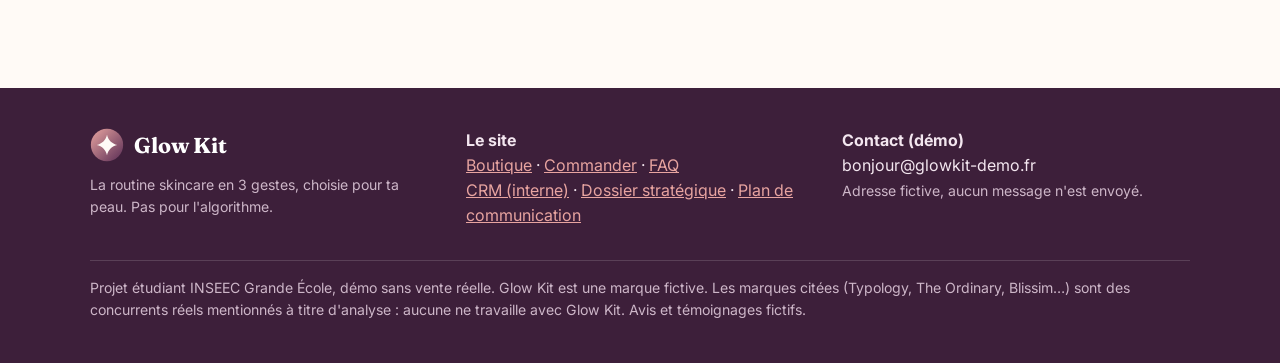
<file: strategie.html>
<!doctype html>
<html lang="fr">
<head>
<meta charset="utf-8">
<meta name="viewport" content="width=device-width,initial-scale=1">
<title>Dossier stratégique · Glow Kit</title>
<link rel="icon" href="data:image/svg+xml,%3Csvg xmlns='http://www.w3.org/2000/svg' viewBox='0 0 40 40'%3E%3Ccircle cx='20' cy='20' r='19' fill='%235a2d55'/%3E%3Cpath d='M20 8c1.4 6.2 5.8 10.6 12 12-6.2 1.4-10.6 5.8-12 12-1.4-6.2-5.8-10.6-12-12 6.2-1.4 10.6-5.8 12-12z' fill='%23fffaf6'/%3E%3C/svg%3E">
<link rel="preconnect" href="https://fonts.googleapis.com"><link rel="preconnect" href="https://fonts.gstatic.com" crossorigin>
<link href="https://fonts.googleapis.com/css2?family=Fraunces:wght@500;600;700&family=Inter:wght@400;500;600;700&display=swap" rel="stylesheet">
<link rel="stylesheet" href="assets/style.css">
</head>
<body data-page="strategie">

<div class="page-head">
  <div class="wrap">
    <span class="tag">Dossier stratégique</span>
    <h1>Pourquoi Glow Kit a sa place sur le marché</h1>
    <p>Chaque chiffre de marché renvoie à sa source. Les chiffres marqués <span class="est">ESTIMATION</span> sont des calculs de notre part, détaillés juste en dessous.</p>
    <div class="toc"><a href="#probleme">Problème</a><a href="#personas">Personas</a><a href="#marche">Marché</a><a href="#concurrence">Concurrence</a><a href="#prix">Prix</a><a href="#modele">Modèle économique</a><a href="#sources">Sources</a></div>
  </div>
</div>

<section id="probleme">
  <div class="wrap">
    <h2>1. Le problème</h2>
    <div class="grid g3">
      <div class="card"><h3>Qui le vit ?</h3><p>Les femmes de 18 à 30 ans qui découvrent leurs soins sur les réseaux sociaux. <b>60 % des 18-25 ans</b> ont déjà acheté un produit de beauté après l'avoir vu sur TikTok.</p><p class="src">Source : <a href="https://www.ipsos.com/fr-fr/beaute-parfum-la-generation-z-redefinit-les-codes" target="_blank" rel="noopener">Ipsos bva pour Cosmétique Mag, nov. 2025</a></p></div>
      <div class="card"><h3>À quelle fréquence ?</h3><p>Tous les jours : les jeunes femmes utilisent en moyenne <b>3,2 produits par jour</b>, jusqu'à <b>4,1 à 25 ans</b>. Les routines s'allongent, et les achats se multiplient au fil des tendances.</p><p class="src">Source : <a href="https://www.ipsos.com/fr-fr/beaute-parfum-la-generation-z-redefinit-les-codes" target="_blank" rel="noopener">Ipsos bva, nov. 2025</a></p></div>
      <div class="card"><h3>Ce que ça coûte</h3><p>Des produits achetés puis abandonnés parce qu'ils ne conviennent pas, et une peau qui réagit aux mélanges d'actifs.</p><p><span class="kpi" style="font-size:1.6rem">≈ 54 €/an</span> <span class="est">ESTIMATION</span></p></div>
    </div>
    <div class="calc"><b>Calcul de l'estimation :</b> nous faisons l'hypothèse de 3 soins inadaptés achetés puis abandonnés par an. Prix retenu : 17,90 €, le prix d'entrée d'un sérum Typology (<a href="https://www.typology.com/" target="_blank" rel="noopener">typology.com</a>, relevé le 10/11/2026). 3 × 17,90 € = <b>53,70 € perdus par an</b>, sans compter le temps passé à comparer. Hypothèse à valider par un sondage auprès de 100 étudiantes (voir plan d'acquisition).</div>
  </div>
</section>

<section id="personas" style="background:var(--peach)">
  <div class="wrap">
    <h2>2. La cible : deux personas</h2>
    <div class="grid g2">
      <div class="card">
        <span class="tag">Persona 1 · cœur de cible</span>
        <h3 style="margin-top:12px">Léa, 21 ans, étudiante en école de commerce</h3>
        <p><b>Situation :</b> en 3e année à Bordeaux, en alternance dans une agence de communication. Vit en colocation.</p>
        <p><b>Budget beauté :</b> 20 à 30 € par mois, très attentive aux promos et aux codes.</p>
        <p><b>Son problème :</b> 9 produits dans sa salle de bain, achetés après des vidéos TikTok. Sa peau tiraille et réagit, elle ne sait plus quoi utiliser.</p>
        <p><b>Où elle s'informe :</b> Instagram, YouTube et TikTok (#skincare), avis clients en ligne, ses amies, le BDE. Chez la génération Z, Instagram est utilisé par environ 70 %, YouTube par 62 % et TikTok par 41 % (<a href="https://www.blogdumoderateur.com/?p=162643" target="_blank" rel="noopener">YouGov via Blog du Modérateur, 2024</a>).</p>
        <p><b>Ce qui la fait acheter :</b> une recommandation simple, un prix sous 50 €, un code étudiant.</p>
        <p><b>Offre adaptée :</b> Kit Essentiel puis Abonnement Glow.</p>
      </div>
      <div class="card">
        <span class="tag">Persona 2 · cible premium</span>
        <h3 style="margin-top:12px">Inès, 28 ans, chargée de communication</h3>
        <p><b>Situation :</b> en CDI à Lyon, peu de temps, sort souvent.</p>
        <p><b>Budget beauté :</b> 40 à 50 € par mois.</p>
        <p><b>Son problème :</b> premières marques de fatigue, teint terne. Elle veut des résultats sans passer ses soirées à lire des compositions.</p>
        <p><b>Où elle s'informe :</b> Instagram, YouTube, podcasts et newsletters beauté, LinkedIn, conseils en pharmacie.</p>
        <p><b>Ce qui la fait acheter :</b> l'expertise humaine, un gain de temps, la livraison à domicile.</p>
        <p><b>Offre adaptée :</b> Glow Coach puis Abonnement Glow.</p>
      </div>
    </div>
    <p class="small muted" style="margin-top:12px">Personas construits à partir des données Ipsos citées ci-dessus. Repère de budget : les Français consacrent en moyenne environ <b>35 à 40 € par mois à leur routine beauté</b> (43 € avant la pandémie, 35 € depuis), selon <a href="https://vivesmedia.fr/newsletter/le-cout-de-la-beaute/" target="_blank" rel="noopener">Vives Media, « Le coût de la beauté »</a>. Nous avons placé Léa (étudiante) sous cette moyenne et Inès (en poste) au-dessus. Les budgets précis des personas restent des hypothèses <span class="est">ESTIMATION</span> à confirmer par des entretiens.</p>
  </div>
</section>

<section id="marche">
  <div class="wrap">
    <h2>3. Le marché</h2>
    <h3>Taille et croissance</h3>
    <div class="grid g3" style="margin-bottom:20px">
      <div class="card"><div class="kpi">35,6 Md€</div><p class="small">Chiffre d'affaires de l'industrie cosmétique française en 2024, dont 22,5 Md€ à l'export.</p><p class="src"><a href="https://www.febea.fr/sites/default/files/2025-07/CP%20FEBEA%20BIP%20juillet%202025.pdf" target="_blank" rel="noopener">FEBEA, communiqué du 11/07/2025</a></p></div>
      <div class="card"><div class="kpi">11 Md€</div><p class="small">Exportations françaises de <b>maquillage et soins du visage</b> en 2025, soit 49 % des 22,4 Md€ exportés : le soin est le premier savoir-faire cosmétique français.</p><p class="src"><a href="https://www.febea.fr/sites/default/files/2026-02/CP%20FEBEA%20Export%202025.pdf" target="_blank" rel="noopener">FEBEA, communiqué export 2025 (février 2026)</a></p></div>
      <div class="card"><div class="kpi">9 Md€</div><p class="small">Ventes de beauté en France en 2024 suivies par Circana : <b>+3 % en valeur</b>, -2 % en volume.</p><p class="src"><a href="https://www.premiumbeautynews.com/fr/france-un-marche-de-la-beaute,25436" target="_blank" rel="noopener">Circana via Premium Beauty News, 17/03/2025</a></p></div>
      <div class="card"><div class="kpi">+10 %</div><p class="small">Croissance en valeur des ventes de beauté en pharmacie en 2024 (+7 % en volume) : les consommatrices veulent du soin « expert ».</p><p class="src"><a href="https://www.premiumbeautynews.com/fr/france-un-marche-de-la-beaute,25436" target="_blank" rel="noopener">Circana via Premium Beauty News</a></p></div>
      <div class="card"><div class="kpi">≈ 2/3</div><p class="small">Part des ventes de soin du visage réalisées par des produits à moins de 20 € : la cible est sensible au prix.</p><p class="src"><a href="https://www.premiumbeautynews.com/fr/france-un-marche-de-la-beaute,25436" target="_blank" rel="noopener">Circana via Premium Beauty News</a></p></div>
      <div class="card"><div class="kpi">63 %</div><p class="small">Part des acheteurs de cosmétiques qui les achètent en ligne, <b>76 % chez les moins de 50 ans</b> : la vente directe sur internet est un canal naturel pour Glow Kit.</p><p class="src"><a href="https://www.uber.com/fr/newsroom/etude-opinionway-pour-uber-direct-les-francais-et-les-achats-en-ligne-de-cosmetiques" target="_blank" rel="noopener">OpinionWay pour Uber Direct, 2 139 acheteurs de cosmétiques, sept. 2025</a></p></div>
    </div>

    <h3>Notre marché adressable</h3>
    <div class="calc">
      <b>Cible totale :</b> <b>4,95 millions de femmes de 18 à 30 ans</b> en France métropolitaine au 1er janvier 2026 (dont 4,56 millions de 18 à 29 ans). Calcul : somme des âges 18 à 30 dans le tableau « Population au 1er janvier par sexe et âge détaillé » de l'<a href="https://www.insee.fr/fr/statistiques/8721185" target="_blank" rel="noopener">INSEE, Bilan démographique 2025 (estimations provisoires)</a>.<br>
      <b>Cible accessible :</b> 60 % achètent sous l'influence de TikTok (<a href="https://www.ipsos.com/fr-fr/beaute-parfum-la-generation-z-redefinit-les-codes" target="_blank" rel="noopener">Ipsos bva</a>) → ≈ <b>3 millions</b>.<br>
      <b>Valeur <span class="est">ESTIMATION</span> :</b> si elles dépensent 44 € tous les 2 mois en soin du visage (hypothèse d'un kit de 3 soins), soit 264 €/an → marché adressable ≈ <b>780 M€/an</b>.<br>
      <b>Notre objectif à 12 mois :</b> ≈ 1 050 clientes, soit 0,04 % de la cible accessible.
    </div>

    <h3 style="margin-top:28px">Tendances</h3>
    <div class="grid g3">
      <div class="card soft"><h3>Le réseau social, première vitrine</h3><p>6 jeunes sur 10 ont déjà acheté un produit de beauté vu sur TikTok. Les marques doivent exister là où la cible découvre ses soins.</p><p class="src"><a href="https://www.ipsos.com/fr-fr/beaute-parfum-la-generation-z-redefinit-les-codes" target="_blank" rel="noopener">Ipsos bva, 2025</a></p></div>
      <div class="card soft"><h3>La quête d'expertise</h3><p>La pharmacie gagne 10 % en valeur quand la grande distribution recule de 4 % : la confiance va vers le conseil et la caution d'expert.</p><p class="src"><a href="https://www.premiumbeautynews.com/fr/france-un-marche-de-la-beaute,25436" target="_blank" rel="noopener">Circana, 2025</a></p></div>
      <div class="card soft"><h3>La beauté comme bien-être</h3><p>83 % des 18-25 ans voient les cosmétiques comme un moyen de se sentir mieux dans leur peau.</p><p class="src"><a href="https://www.ipsos.com/fr-fr/beaute-parfum-la-generation-z-redefinit-les-codes" target="_blank" rel="noopener">Ipsos bva, 2025</a></p></div>
    </div>
    <p class="small muted" style="margin-top:14px"><b>Point de vigilance :</b> le soin en distribution sélective ne progresse que de 1 % en valeur et recule de 7 % en volume (<a href="https://www.premiumbeautynews.com/fr/france-un-marche-de-la-beaute,25436" target="_blank" rel="noopener">Circana</a>). Les consommatrices achètent moins de produits : c'est précisément l'angle de Glow Kit, « moins mais mieux ».</p>
  </div>
</section>

<section id="concurrence" style="background:var(--peach)">
  <div class="wrap">
    <h2>4. La concurrence</h2>
    <p class="muted">Concurrents réels, cités à titre d'analyse. Aucun ne travaille avec Glow Kit.</p>
    <div class="table-wrap">
      <table>
        <tr><th>Acteur</th><th>Ce qu'il propose</th><th>Prix relevé</th><th>Forces</th><th>Ce qui nous distingue</th></tr>
        <tr><td><b>Typology</b></td><td>Diagnostic en ligne (4 min, 24 profils) puis routine de produits à l'unité. Le diagnostic est gratuit, mais une adresse e-mail est demandée à la fin pour voir le résultat (testé par nos soins le 12/11/2026).</td><td>Sérums de 17,90 € à 29,90 € l'unité<br><span class="src"><a href="https://www.typology.com/" target="_blank" rel="noopener">typology.com</a>, relevé le 10/11/2026 · <a href="https://www.typology.com/diagnostic" target="_blank" rel="noopener">page diagnostic</a></span></td><td>Marque connue, large gamme, diagnostic validé par des dermatologues</td><td>Un kit fermé de 3 soins à prix unique, au lieu d'un panier de produits à composer. Le résultat du diagnostic s'affiche sans laisser son e-mail. Visio humaine en option.</td></tr>
        <tr><td><b>The Ordinary</b></td><td>Actifs vendus à l'unité, sans accompagnement</td><td>Niacinamide 10 % + Zinc 1 %, 60 ml : 11,29 €<br><span class="src"><a href="https://www.redcare-pharmacie.fr/beaute/F00589284/the-ordinary-niacinamide-10-zinc-1.htm" target="_blank" rel="noopener">Redcare Pharmacie</a>, relevé le 10/11/2026</span></td><td>Prix très bas, notoriété forte sur TikTok</td><td>Pas de diagnostic ni de mode d'emploi : c'est la source de la confusion que nous résolvons. Nous vendons la routine complète, pas un actif.</td></tr>
        <tr><td><b>Blissim</b></td><td>Box beauté mensuelle de découverte (marques variées)</td><td>18,90 € par mois<br><span class="src"><a href="https://www.blissim.fr/box" target="_blank" rel="noopener">blissim.fr</a>, relevé en novembre 2026</span></td><td>Effet surprise, nombreuses marques, prix d'appel bas</td><td>Blissim fait découvrir de nouveaux produits chaque mois. Glow Kit fait l'inverse : une routine stable, personnalisée et suivie.</td></tr>
        <tr class="us"><td><b>Glow Kit</b></td><td>Diagnostic + kit 3 soins + suivi</td><td>44 € TTC (achat unique) · 36 € TTC / 2 mois · 64 € TTC avec visio</td><td>Simplicité, prix fermé, accompagnement</td><td>—</td></tr>
      </table>
    </div>
    <p class="small muted" style="margin-top:12px">Comparaison par Paris Match d'une routine Typology reçue après diagnostic : produits de 14,50 € à 29,50 € (<a href="https://www.parismatch.be/lifestyle/beaute/2024/12/25/typology-la-marque-francaise-au-succes-fulgurant-qui-decompose-la-cosmetologie-ZSJMERA6EBAVVIL6TICJJLOKTQ/" target="_blank" rel="noopener">Paris Match Belgique, 25/12/2024</a>).</p>
  </div>
</section>

<section id="prix">
  <div class="wrap">
    <h2>5. Le prix : comment nous l'avons fixé</h2>
    <div class="grid g3">
      <div class="card"><h3>① Prix des concurrents</h3><p>Une routine de 3 produits Typology coûte entre <b>43,50 € et 88,50 €</b> (3 × 14,50 € à 3 × 29,50 €, prix Paris Match). 3 actifs The Ordinary coûtent environ <b>34 €</b> (3 × 11,29 €), sans conseil.</p><p>➜ À <b>44 €</b>, Glow Kit se place au bas de la fourchette Typology, avec le diagnostic et le guide inclus.</p></div>
      <div class="card"><h3>② Nos coûts <span class="est">ESTIMATION</span></h3>
        <table style="font-size:.85rem"><tr><td>3 soins en marque blanche</td><td>10,50 €</td></tr><tr><td>Emballage + guide imprimé</td><td>2,50 €</td></tr><tr><td>Préparation + envoi</td><td>5,50 €</td></tr><tr><td>Frais de paiement</td><td>0,90 €</td></tr><tr><td><b>Coût d'un kit</b></td><td><b>19,40 €</b></td></tr></table>
        <p class="small">Fabricant envisagé : le <a href="https://www.laboratoirecbe.fr/lancez-votre-marque-cosmetique" target="_blank" rel="noopener">Laboratoire CBE</a> (Redon, Bretagne). Il fait de la marque blanche skincare « 100 % Made in France », certifiée ISO 22716, à partir de 500 unités. Laboratoire à démarcher, sans partenariat à ce jour : son devis est gratuit et permettra de remplacer l'estimation de 10,50 €.</p>
        <p class="small muted">Hypothèses à confirmer par des devis de laboratoires et de logisticiens.</p></div>
      <div class="card"><h3>③ Valeur pour la cliente</h3><p>Elle évite environ 54 € de produits inutiles par an (voir le problème), gagne du temps et obtient une routine adaptée.</p><p>➜ Le kit est remboursé dès la première erreur d'achat évitée.</p></div>
    </div>
    <div class="table-wrap" style="margin-top:20px">
      <table>
        <tr><th>Offre</th><th>Prix TTC</th><th>Prix HT (TVA 20 %)</th><th>Coût estimé</th><th>Marge brute</th></tr>
        <tr><td>Kit Glow Essentiel</td><td>44,00 €</td><td>36,67 €</td><td>19,40 €</td><td>17,27 € (47 %)</td></tr>
        <tr><td>Abonnement Glow (par envoi)</td><td>36,00 €</td><td>30,00 €</td><td>19,40 €</td><td>10,60 € (35 %)</td></tr>
        <tr><td>Glow Coach</td><td>64,00 €</td><td>53,33 €</td><td>31,40 € (kit + 12 € de visio)</td><td>21,93 € (41 %)</td></tr>
      </table>
    </div>
    <p class="src" style="margin-top:8px">Les cosmétiques relèvent du taux normal de TVA de 20 %, qui s'applique à toutes les ventes sans taux spécifique (<a href="https://www.economie.gouv.fr/particuliers/impots-et-fiscalite/gerer-mes-autres-impots-et-taxes/tva-quels-sont-les-taux-de-votre-quotidien" target="_blank" rel="noopener">economie.gouv.fr, 11/12/2025</a>).</p>
    <p class="muted" style="margin-top:12px"><b>Cohérence avec le marché :</b> 2/3 du soin du visage se vend à moins de 20 € le produit (<a href="https://www.premiumbeautynews.com/fr/france-un-marche-de-la-beaute,25436" target="_blank" rel="noopener">Circana</a>). À 44 € les 3 soins, chaque produit revient à 14,67 €, sous ce seuil. L'abonnement baisse ce coût à 12 € par produit pour fidéliser : la marge par envoi est plus faible, mais il n'y a plus de coût d'acquisition à payer.</p>
  </div>
</section>

<section id="modele" style="background:var(--peach)">
  <div class="wrap">
    <h2>6. Le modèle économique</h2>
    <div class="grid g2">
      <div class="card">
        <h3>Comment Glow Kit gagne de l'argent</h3>
        <ul class="list">
          <li><b>Vente de kits</b> en ligne (achat unique) : produit d'appel</li>
          <li><b>Abonnement</b> tous les 2 mois : revenu récurrent, cœur du modèle</li>
          <li><b>Glow Coach</b> : service premium à meilleure marge par commande</li>
          <li>Vente directe (DTC) : pas d'intermédiaire ni de commission de distributeur</li>
        </ul>
        <p class="small muted">Charges fixes la première année <span class="est">ESTIMATION</span> : site e-commerce et outils (≈ 150 €/mois), publicité et créatrices (≈ 1 500 €/mois), soit ≈ <b>19 800 €</b>.</p>
        <p class="small muted">Besoin de trésorerie au lancement <span class="est">ESTIMATION</span> : le laboratoire CBE fabrique à partir de 500 unités. Avec 8 références (1 nettoyant, 5 sérums, 2 crèmes) × 500 unités × 3,50 € en moyenne, le stock de départ coûte ≈ <b>14 000 €</b>. Ce stock n'est pas une charge en plus : il est revendu dans les kits, et son coût est déjà compté dans les 19,40 € par kit.</p>
      </div>
      <div class="card">
        <h3>Objectif à 12 mois : 60 000 € HT de chiffre d'affaires</h3>
        <div class="table-wrap"><table style="font-size:.88rem">
          <tr><th>Ce qu'il faut vendre</th><th>Volume</th><th>CA HT</th></tr>
          <tr><td>Kits Essentiel</td><td>600</td><td>22 000 €</td></tr>
          <tr><td>Envois d'abonnement (≈ 170 abonnées actives en moyenne × 6 envois)</td><td>1 000</td><td>30 000 €</td></tr>
          <tr><td>Glow Coach</td><td>150</td><td>8 000 €</td></tr>
          <tr><td><b>Total</b></td><td><b>1 750 commandes</b></td><td><b>60 000 €</b></td></tr>
        </table></div>
        <p class="small" style="margin-top:10px">Soit environ <b>146 commandes par mois</b> et ≈ 1 050 clientes. Avec un taux de passage du diagnostic à l'achat de 8 % <span class="est">HYPOTHÈSE</span>, il faut ≈ <b>1 100 diagnostics par mois</b>.</p>
        <p class="small">Marge brute prévue : ≈ 24 100 € (22 000 × 47 % + 30 000 × 35 % + 8 000 × 41 %). Après ≈ 19 800 € de charges fixes, le <b>résultat attendu est d'environ +4 300 € la première année</b>. Il faut aussi financer ≈ 14 000 € de stock au départ (apport personnel, prêt d'honneur ou précommandes).</p>
      </div>
    </div>
  </div>
</section>

<section id="sources">
  <div class="wrap">
    <h2>Sources</h2>
    <ol class="small">
      <li><a href="https://www.febea.fr/sites/default/files/2025-07/CP%20FEBEA%20BIP%20juillet%202025.pdf" target="_blank" rel="noopener">FEBEA : communiqué de presse « Beauty Industry Package », 11 juillet 2025</a></li>
      <li><a href="https://www.premiumbeautynews.com/fr/france-un-marche-de-la-beaute,25436" target="_blank" rel="noopener">Premium Beauty News : chiffres Circana du marché français de la beauté 2024, 17 mars 2025</a></li>
      <li><a href="https://www.ipsos.com/fr-fr/beaute-parfum-la-generation-z-redefinit-les-codes" target="_blank" rel="noopener">Ipsos bva pour Cosmétique Mag : « Beauté & parfum : la génération Z redéfinit les codes », 1 000 jeunes de 18-25 ans, novembre 2025</a></li>
      <li><a href="https://www.typology.com/" target="_blank" rel="noopener">Typology : prix des sérums, site officiel (relevé le 10/11/2026)</a> · <a href="https://www.typology.com/diagnostic" target="_blank" rel="noopener">diagnostic</a></li>
      <li><a href="https://www.redcare-pharmacie.fr/beaute/F00589284/the-ordinary-niacinamide-10-zinc-1.htm" target="_blank" rel="noopener">Redcare Pharmacie : prix The Ordinary Niacinamide (relevé le 10/11/2026)</a></li>
      <li><a href="https://www.blissim.fr/box" target="_blank" rel="noopener">Blissim : prix de l'abonnement, site officiel (relevé en novembre 2026)</a></li>
      <li><a href="https://vivesmedia.fr/newsletter/le-cout-de-la-beaute/" target="_blank" rel="noopener">Vives Media : « Le coût de la beauté », budget mensuel moyen consacré à la routine beauté</a></li>
      <li><a href="https://www.laboratoirecbe.fr/lancez-votre-marque-cosmetique" target="_blank" rel="noopener">Laboratoire CBE : offre de marque blanche skincare, fabrication à partir de 500 unités (consulté en novembre 2026)</a></li>
      <li><a href="https://www.insee.fr/fr/statistiques/8721185" target="_blank" rel="noopener">INSEE : Bilan démographique 2025, population au 1er janvier 2026 par sexe et âge détaillé</a></li>
      <li><a href="https://www.febea.fr/sites/default/files/2026-02/CP%20FEBEA%20Export%202025.pdf" target="_blank" rel="noopener">FEBEA : communiqué sur les exportations cosmétiques 2025 (février 2026)</a></li>
      <li><a href="https://www.uber.com/fr/newsroom/etude-opinionway-pour-uber-direct-les-francais-et-les-achats-en-ligne-de-cosmetiques" target="_blank" rel="noopener">OpinionWay pour Uber Direct : les Français et les achats en ligne de cosmétiques, 22 septembre 2025</a></li>
      <li><a href="https://www.economie.gouv.fr/particuliers/impots-et-fiscalite/gerer-mes-autres-impots-et-taxes/tva-quels-sont-les-taux-de-votre-quotidien" target="_blank" rel="noopener">economie.gouv.fr : les taux de TVA, 11 décembre 2025</a></li>
      <li><a href="https://www.blogdumoderateur.com/?p=162643" target="_blank" rel="noopener">Blog du Modérateur : étude YouGov sur les réseaux sociaux par génération, 19 juin 2024</a></li>
      <li><a href="https://www.parismatch.be/lifestyle/beaute/2024/12/25/typology-la-marque-francaise-au-succes-fulgurant-qui-decompose-la-cosmetologie-ZSJMERA6EBAVVIL6TICJJLOKTQ/" target="_blank" rel="noopener">Paris Match Belgique : test du diagnostic Typology, 25 décembre 2024</a></li>
    </ol>
  </div>
</section>

<script src="assets/common.js"></script>
</body>
</html>
</file>
<file: assets/style.css>
:root{
  --plum:#3d1f3a; --plum-2:#5a2d55; --rose:#e8a4a0; --rose-2:#f6d6cf; --peach:#fbeee8;
  --cream:#fffaf6; --ink:#2a1a28; --muted:#7a6577; --line:#ecdcd6; --ok:#2f7d5b; --warn:#b5651d; --bad:#b23a48;
  --radius:16px; --shadow:0 8px 30px rgba(61,31,58,.08);
}
*{box-sizing:border-box}
html{scroll-behavior:smooth}
body{margin:0;font-family:"Inter",system-ui,-apple-system,sans-serif;color:var(--ink);background:var(--cream);line-height:1.55;font-size:16px}
h1,h2,h3,.serif{font-family:"Fraunces",Georgia,serif;font-weight:600;letter-spacing:-.01em;line-height:1.15}
h1{font-size:clamp(2rem,5vw,3.4rem);margin:.2em 0 .4em}
h2{font-size:clamp(1.6rem,3.5vw,2.3rem);margin:0 0 .5em}
h3{font-size:1.25rem;margin:0 0 .4em}
a{color:var(--plum-2)}
img,svg{max-width:100%}
.wrap{max-width:1140px;margin:0 auto;padding:0 20px}
section{padding:64px 0}
.muted{color:var(--muted)}
.small{font-size:.88rem}
.tag{display:inline-block;background:var(--rose-2);color:var(--plum);padding:4px 12px;border-radius:999px;font-size:.8rem;font-weight:600}

/* demo banner */
.demo-banner{background:var(--plum);color:#fff;text-align:center;font-size:.85rem;padding:8px 12px;font-weight:500;position:relative;z-index:60}
section[id],div[id]{scroll-margin-top:80px}
.demo-banner strong{color:var(--rose)}

/* header */
.site-header{background:rgba(255,250,246,.95);backdrop-filter:blur(8px);border-bottom:1px solid var(--line);position:sticky;top:0;z-index:50}
.site-header .wrap{display:flex;align-items:center;justify-content:space-between;height:64px;gap:16px}
.logo{display:flex;align-items:center;gap:10px;text-decoration:none;color:var(--plum);font-family:"Fraunces",serif;font-weight:700;font-size:1.35rem}
.logo svg{width:34px;height:34px}
.nav{display:flex;gap:4px;align-items:center}
.nav a{text-decoration:none;color:var(--ink);padding:8px 12px;border-radius:999px;font-size:.92rem;font-weight:500}
.nav a:hover{background:var(--peach)}
.nav a.active{background:var(--plum);color:#fff}
.nav-toggle{display:none;background:none;border:1px solid var(--line);border-radius:10px;padding:8px 12px;font-size:1rem;cursor:pointer;color:var(--plum)}
@media (max-width:820px){
  .nav-toggle{display:block}
  .nav{display:none;position:absolute;top:64px;left:0;right:0;background:var(--cream);flex-direction:column;align-items:stretch;padding:12px 20px 20px;border-bottom:1px solid var(--line)}
  .nav.open{display:flex}
  .nav a{padding:12px 14px}
}

/* buttons */
.btn{display:inline-flex;align-items:center;justify-content:center;gap:8px;background:var(--plum);color:#fff;border:none;border-radius:999px;padding:14px 26px;font-weight:600;font-size:1rem;text-decoration:none;cursor:pointer;font-family:inherit;transition:transform .15s, background .15s}
.btn:hover{background:var(--plum-2);transform:translateY(-1px)}
.btn.ghost{background:transparent;color:var(--plum);border:1.5px solid var(--plum)}
.btn.ghost:hover{background:var(--peach)}
.btn.sm{padding:8px 14px;font-size:.88rem}
.btn.rose{background:var(--rose);color:var(--plum)}
.btn[disabled]{opacity:.5;cursor:not-allowed}

/* cards / grids */
.grid{display:grid;gap:20px}
.grid > *{min-width:0}
.card table td{word-break:break-word}
.g2{grid-template-columns:repeat(2,1fr)} .g3{grid-template-columns:repeat(3,1fr)} .g4{grid-template-columns:repeat(4,1fr)}
@media (max-width:900px){.g3,.g4{grid-template-columns:repeat(2,1fr)}}
@media (max-width:620px){.g2,.g3,.g4{grid-template-columns:1fr}}
.card{background:#fff;border:1px solid var(--line);border-radius:var(--radius);padding:24px;box-shadow:var(--shadow)}
.card.soft{background:var(--peach);box-shadow:none;border-color:transparent}

/* hero */
.hero{background:linear-gradient(160deg,var(--peach) 0%,var(--cream) 60%);padding:72px 0 56px}
.hero .wrap{display:grid;grid-template-columns:1.15fr .85fr;gap:48px;align-items:center}
.hero p.lead{font-size:1.18rem;color:var(--muted);max-width:560px}
.hero .cta{display:flex;gap:12px;flex-wrap:wrap;margin-top:24px}
.hero-visual{position:relative}
@media (max-width:820px){.hero .wrap{grid-template-columns:1fr}.hero{padding:48px 0}}
.trust{display:flex;gap:22px;flex-wrap:wrap;margin-top:28px;font-size:.9rem;color:var(--muted)}
.trust span::before{content:"✓ ";color:var(--ok);font-weight:700}

/* steps */
.step-n{width:40px;height:40px;border-radius:50%;background:var(--rose);color:var(--plum);display:grid;place-items:center;font-weight:700;margin-bottom:12px}

/* pricing */
.price-card{display:flex;flex-direction:column}
.price-card.featured{border:2px solid var(--plum);position:relative}
.price-card.featured::before{content:"Le plus choisi";position:absolute;top:-13px;left:24px;background:var(--plum);color:#fff;font-size:.75rem;padding:4px 12px;border-radius:999px;font-weight:600}
.price{font-family:"Fraunces",serif;font-size:2.4rem;font-weight:700;color:var(--plum);margin:6px 0 0}
.price small{font-size:.9rem;font-family:Inter,sans-serif;font-weight:500;color:var(--muted)}
.list{list-style:none;padding:0;margin:16px 0}
.list li{padding:6px 0 6px 26px;position:relative}
.list li::before{content:"✓";position:absolute;left:0;color:var(--ok);font-weight:700}
.list.no li::before{content:"✕";color:var(--bad)}
.price-card .btn{margin-top:auto}

/* faq */
details{background:#fff;border:1px solid var(--line);border-radius:12px;padding:16px 20px;margin-bottom:10px}
summary{cursor:pointer;font-weight:600;list-style:none}
summary::after{content:"+";float:right;font-size:1.3rem;color:var(--plum);line-height:1}
details[open] summary::after{content:"–"}
details p{margin:.6em 0 0;color:var(--muted)}

/* forms */
label{display:block;font-weight:600;font-size:.9rem;margin:14px 0 6px}
input,select,textarea{width:100%;padding:12px 14px;border:1.5px solid var(--line);border-radius:10px;font:inherit;background:#fff;color:var(--ink)}
input:focus,select:focus,textarea:focus{outline:none;border-color:var(--plum-2)}
.row{display:grid;grid-template-columns:1fr 1fr;gap:14px}
@media (max-width:620px){.row{grid-template-columns:1fr}}
.choice{display:grid;gap:10px}
.choice label{display:flex;gap:12px;align-items:flex-start;border:1.5px solid var(--line);border-radius:12px;padding:14px;margin:0;font-weight:500;cursor:pointer;background:#fff}
.choice input{width:auto;margin-top:4px;accent-color:var(--plum)}
.choice label:has(input:checked){border-color:var(--plum);background:var(--peach)}
.notice{background:#fff7e6;border:1px dashed var(--warn);border-radius:12px;padding:12px 16px;font-size:.9rem;color:#6b4513}

/* tables */
.table-wrap{overflow-x:auto;border-radius:12px;border:1px solid var(--line);background:#fff}
table{width:100%;border-collapse:collapse;font-size:.93rem}
th,td{padding:12px 14px;text-align:left;border-bottom:1px solid var(--line);vertical-align:top}
th{background:var(--peach);color:var(--plum);font-weight:700;white-space:nowrap}
tr:last-child td{border-bottom:none}
tr.us td{background:#fbf3f7;font-weight:500}

/* footer */
footer{background:var(--plum);color:#f3e6ef;padding:40px 0 28px;margin-top:40px}
footer a{color:var(--rose)}
footer .grid{gap:28px}
footer .small{color:#cdb6c8}

/* page head */
.page-head{background:var(--peach);padding:48px 0 36px}
.page-head p{max-width:720px;color:var(--muted);font-size:1.08rem}
.toc{display:flex;gap:8px;flex-wrap:wrap;margin-top:18px}
.toc a{background:#fff;border:1px solid var(--line);border-radius:999px;padding:6px 14px;text-decoration:none;font-size:.88rem;color:var(--plum)}

.src{font-size:.82rem;color:var(--muted)}
.src a{color:var(--plum-2)}
.kpi{font-family:"Fraunces",serif;font-size:2rem;font-weight:700;color:var(--plum);line-height:1.1}
.est{display:inline-block;background:#fff7e6;color:#6b4513;border:1px solid #f1d3a6;border-radius:6px;font-size:.72rem;padding:1px 6px;font-weight:600;vertical-align:middle}
.calc{background:#fff;border-left:4px solid var(--rose);padding:12px 16px;border-radius:0 10px 10px 0;font-size:.92rem;margin:10px 0}

/* posts */
.post{display:flex;flex-direction:column;padding:0;overflow:hidden}
.post .visual{aspect-ratio:1/1;display:flex;flex-direction:column;justify-content:space-between;padding:22px;color:#fff;position:relative;overflow:hidden}
.post .visual.story{aspect-ratio:9/12}
.post .visual.wide{aspect-ratio:1.91/1}
.post .visual .vt{font-family:"Fraunces",serif;font-size:1.45rem;font-weight:700;line-height:1.15;position:relative;z-index:2}
.post .visual .vs{font-size:.85rem;opacity:.9;position:relative;z-index:2}
.post .visual .vlogo{display:flex;gap:6px;align-items:center;font-family:"Fraunces",serif;font-weight:700;position:relative;z-index:2;font-size:.95rem}
.post .visual .blob{position:absolute;border-radius:50%;filter:blur(2px);opacity:.55}
.post .body{padding:18px 20px 22px}
.post .meta{display:flex;gap:6px;flex-wrap:wrap;margin-bottom:10px}
.post .meta span{font-size:.75rem;background:var(--peach);color:var(--plum);padding:3px 9px;border-radius:999px;font-weight:600}
.post .txt{white-space:pre-line;font-size:.9rem;background:var(--cream);border-radius:10px;padding:12px;border:1px solid var(--line)}
.net-ig{background:linear-gradient(135deg,#f58529,#dd2a7b 50%,#8134af)}
.net-tt{background:#111}
.net-li{background:#0a66c2}
.cal{display:grid;grid-template-columns:110px repeat(7,1fr);gap:4px;font-size:.8rem;min-width:780px}
.cal div{background:#fff;border:1px solid var(--line);border-radius:6px;padding:6px;min-height:52px}
.cal .h{background:var(--plum);color:#fff;font-weight:600;min-height:auto;text-align:center}
.cal .w{background:var(--peach);font-weight:700;color:var(--plum)}
.chip{display:block;border-radius:4px;padding:2px 5px;margin-bottom:3px;color:#fff;font-size:.72rem;font-weight:600}
.chip.ig{background:#c13584}.chip.tt{background:#111}.chip.li{background:#0a66c2}.chip.ot{background:var(--warn)}

/* CRM */
.crm-body{background:#f7f2f5}
.crm-shell{display:grid;grid-template-columns:220px 1fr;min-height:calc(100vh - 100px)}
.crm-side{background:var(--plum);color:#fff;padding:20px 14px}
.crm-side button{display:block;width:100%;text-align:left;background:none;border:none;color:#e9d7e4;padding:11px 14px;border-radius:10px;font:inherit;cursor:pointer;margin-bottom:4px}
.crm-side button.active,.crm-side button:hover{background:rgba(255,255,255,.12);color:#fff}
.crm-main{padding:24px;min-width:0}
@media (max-width:820px){.crm-shell{grid-template-columns:1fr}.crm-side{display:flex;overflow-x:auto;gap:6px;padding:10px}.crm-side button{width:auto;white-space:nowrap;margin:0}.crm-side .side-title{display:none}}
.kpis{display:grid;grid-template-columns:repeat(4,1fr);gap:14px;margin-bottom:20px}
@media (max-width:900px){.kpis{grid-template-columns:repeat(2,1fr)}}
.kpis .card{padding:18px}
.kpis .lbl{font-size:.8rem;color:var(--muted);font-weight:600;text-transform:uppercase;letter-spacing:.04em}
.pipeline{display:grid;grid-template-columns:repeat(5,minmax(200px,1fr));gap:12px;overflow-x:auto;padding-bottom:10px}
.col{background:#efe5ea;border-radius:12px;padding:10px;min-height:200px}
.col h4{margin:4px 6px 10px;font-size:.85rem;display:flex;justify-content:space-between}
.col.drop{outline:2px dashed var(--plum-2)}
.deal{background:#fff;border-radius:10px;padding:10px 12px;margin-bottom:8px;box-shadow:0 1px 3px rgba(0,0,0,.06);cursor:grab;font-size:.86rem}
.deal .n{font-weight:600}
.deal .actions{display:flex;gap:4px;margin-top:8px}
.deal .actions button{flex:1;font-size:.72rem;padding:4px;border:1px solid var(--line);background:var(--cream);border-radius:6px;cursor:pointer}
.badge{display:inline-block;font-size:.72rem;padding:2px 8px;border-radius:999px;font-weight:600}
.st-nouveau{background:#e7eefc;color:#2b4c9b}.st-contacte{background:#fff1d6;color:#8a5a00}.st-proposition{background:#f1e4fb;color:#6b2c91}.st-gagne{background:#dcf3e6;color:#1f6a46}.st-perdu{background:#fbe0e3;color:#9b2335}
.toolbar{display:flex;gap:10px;flex-wrap:wrap;margin-bottom:14px}
.toolbar input,.toolbar select{width:auto;flex:1;min-width:160px}
.modal-bg{position:fixed;inset:0;background:rgba(42,26,40,.5);display:none;align-items:flex-start;justify-content:center;z-index:100;overflow-y:auto;padding:40px 16px}
.modal-bg.open{display:flex}
.modal{background:#fff;border-radius:18px;max-width:640px;width:100%;padding:28px;position:relative}
.modal .x{position:absolute;top:14px;right:16px;background:none;border:none;font-size:1.5rem;cursor:pointer;color:var(--muted)}
.timeline{border-left:2px solid var(--line);padding-left:16px;margin:10px 0}
.timeline div{margin-bottom:10px;font-size:.9rem}
.timeline b{color:var(--plum)}
.bar{height:10px;border-radius:6px;background:var(--rose-2);overflow:hidden}
.bar i{display:block;height:100%;background:var(--plum)}
.login{max-width:420px;margin:60px auto}
.hidden{display:none!important}
tr.click{cursor:pointer}
tr.click:hover td{background:var(--cream)}
tr.new td:first-child::after{content:" NOUVEAU";font-size:.65rem;background:var(--rose);color:var(--plum);border-radius:4px;padding:1px 4px;margin-left:6px;font-weight:700}
</file>
